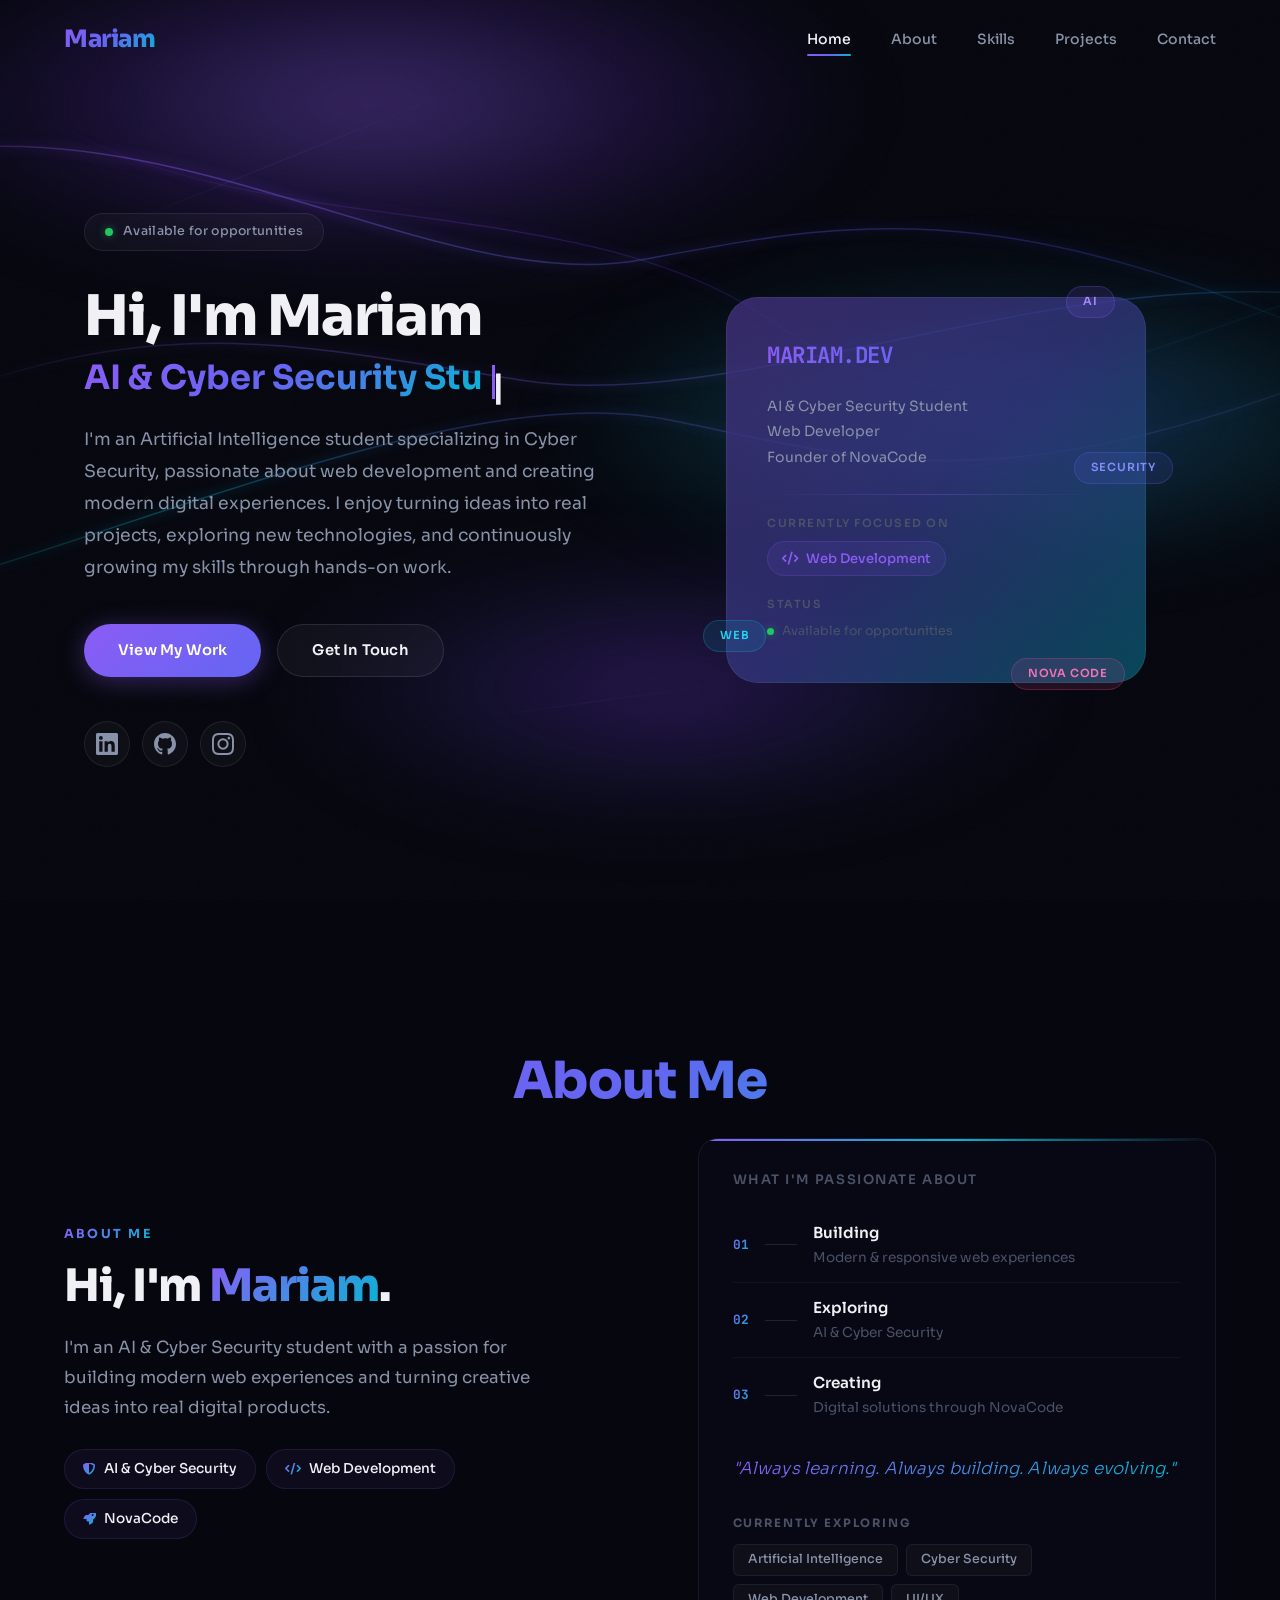
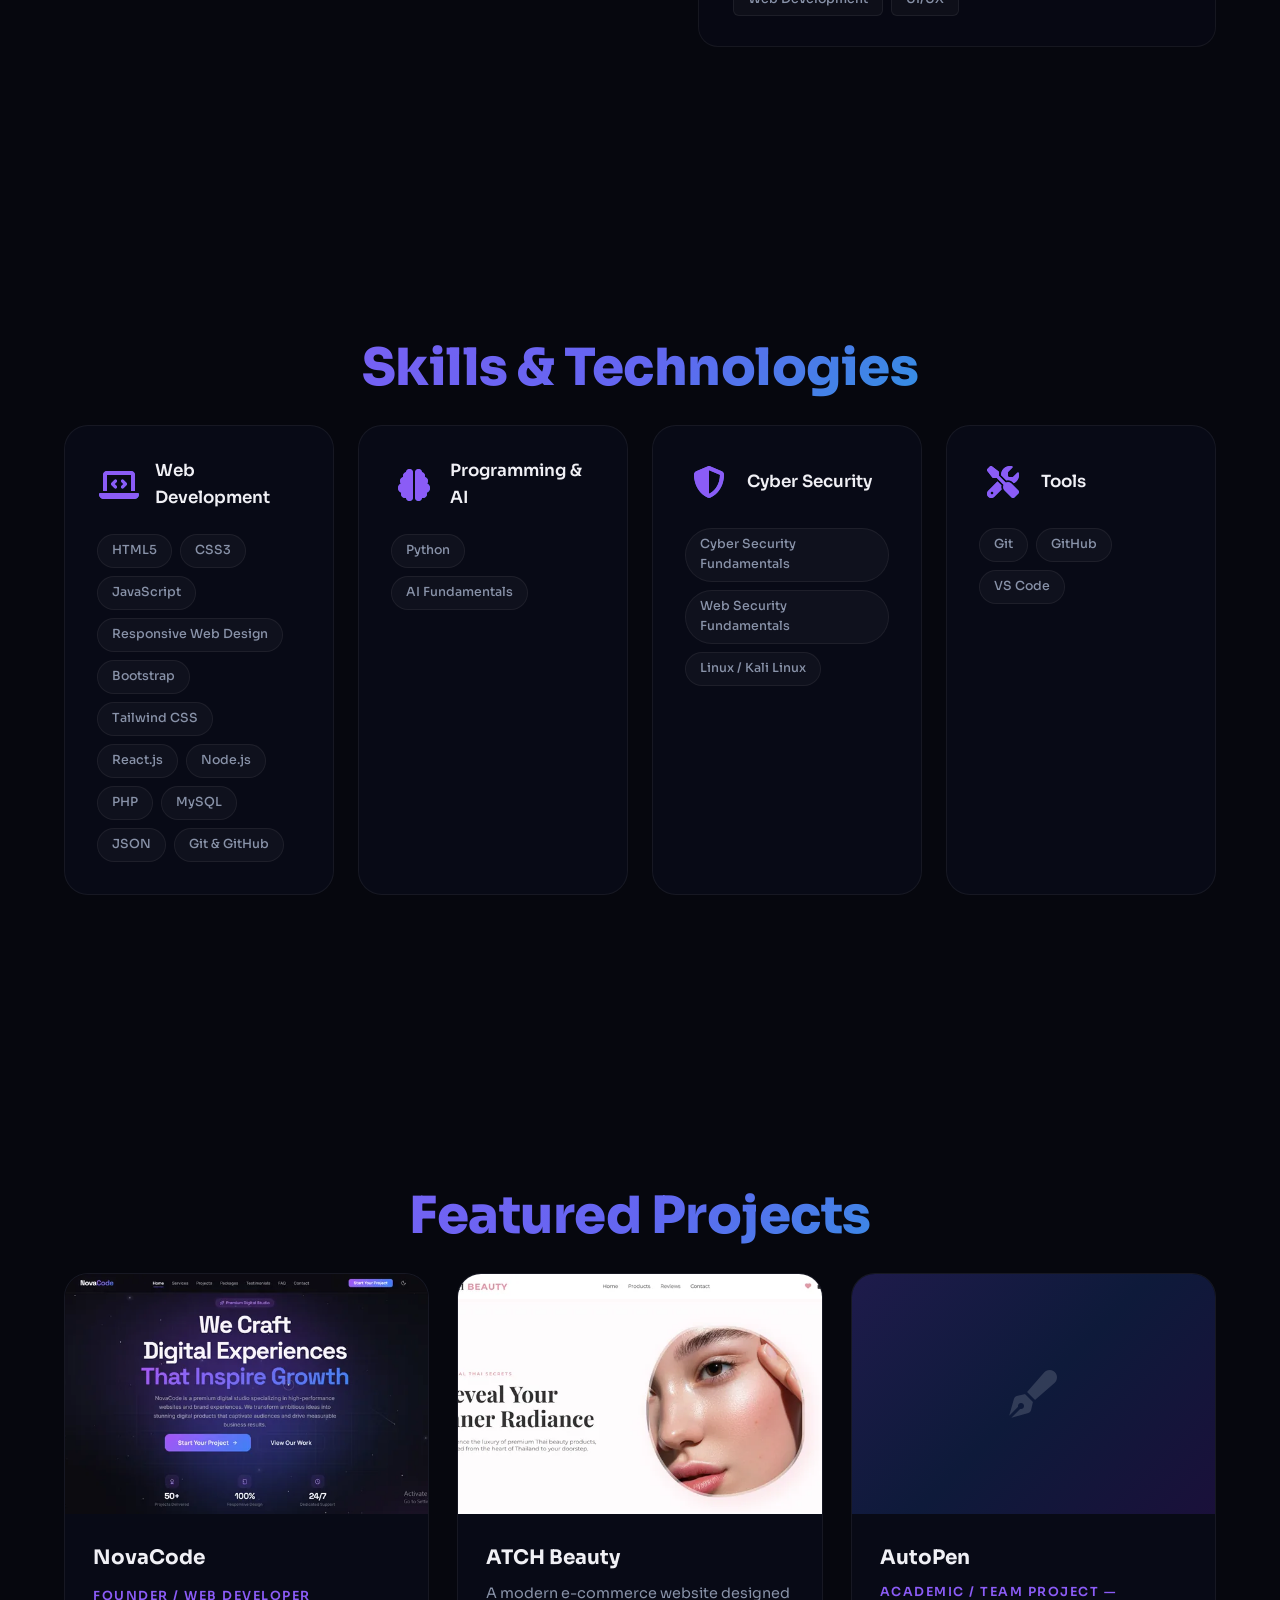
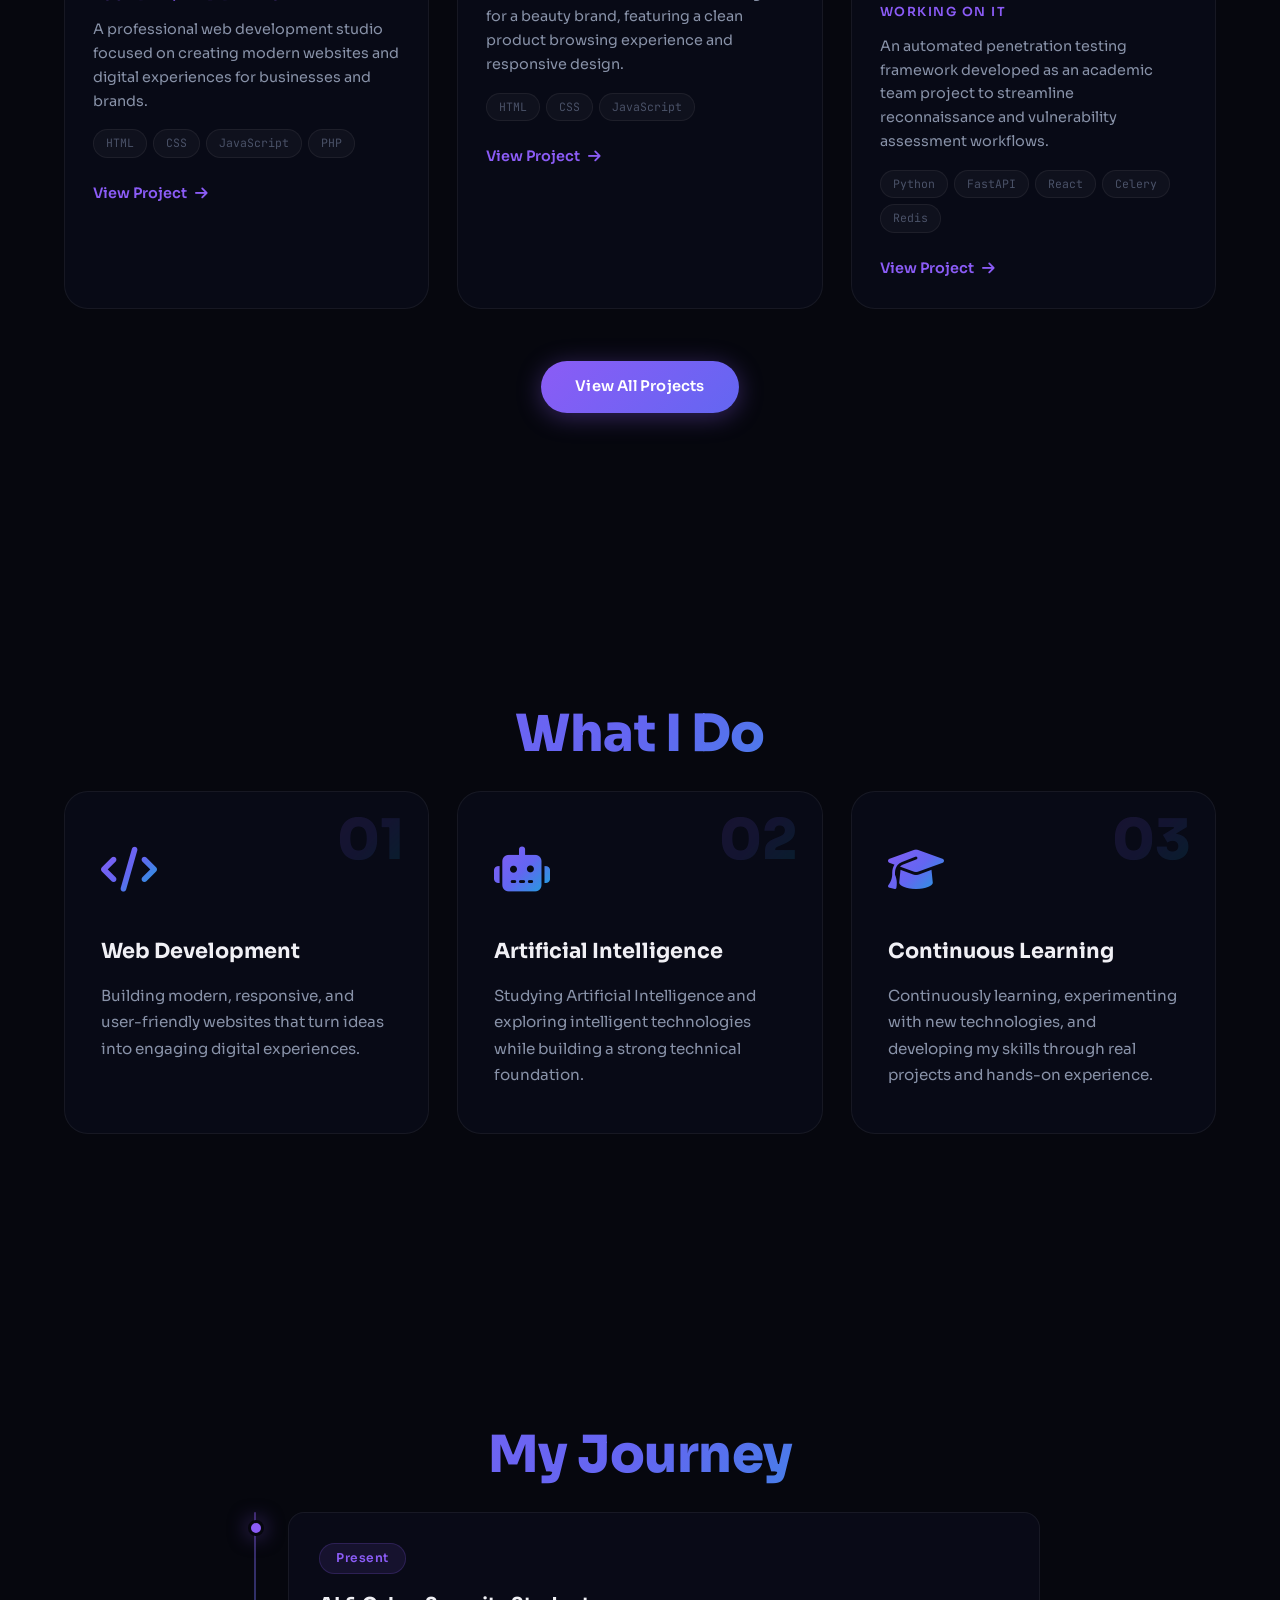
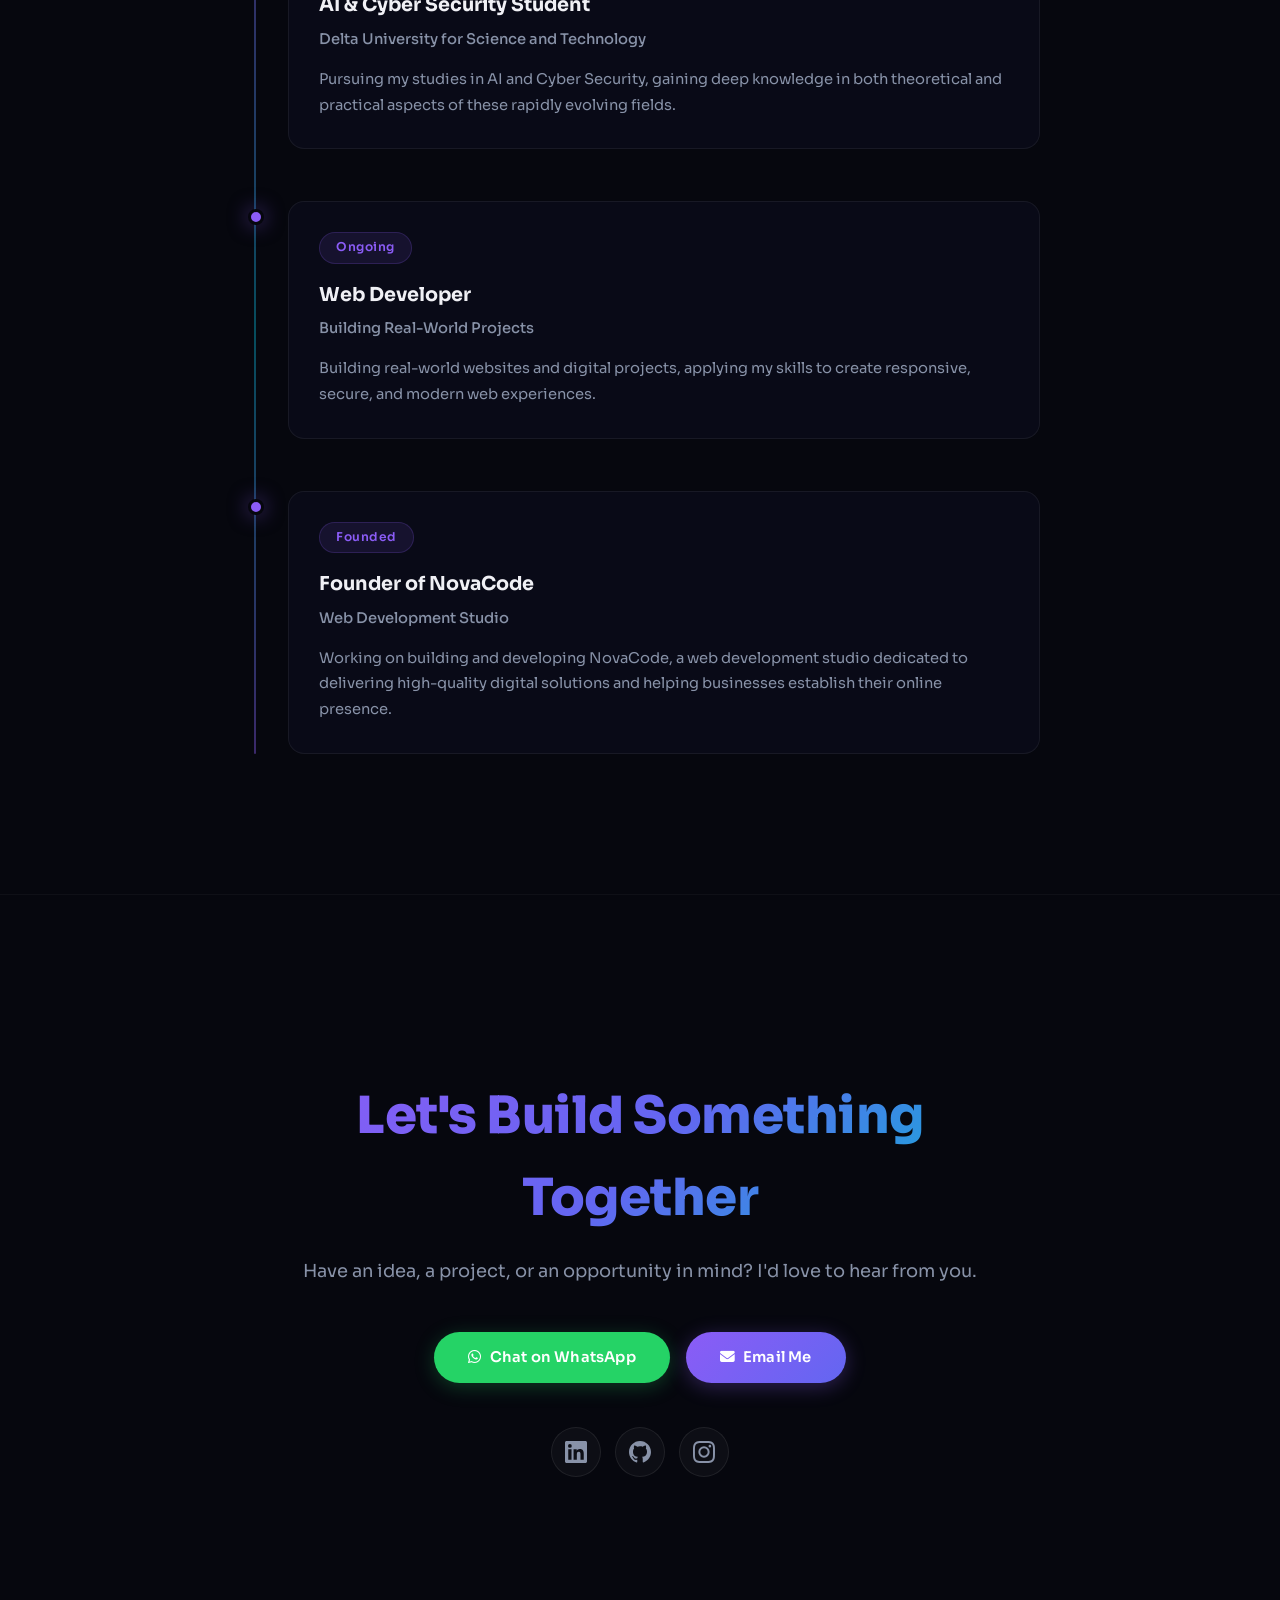
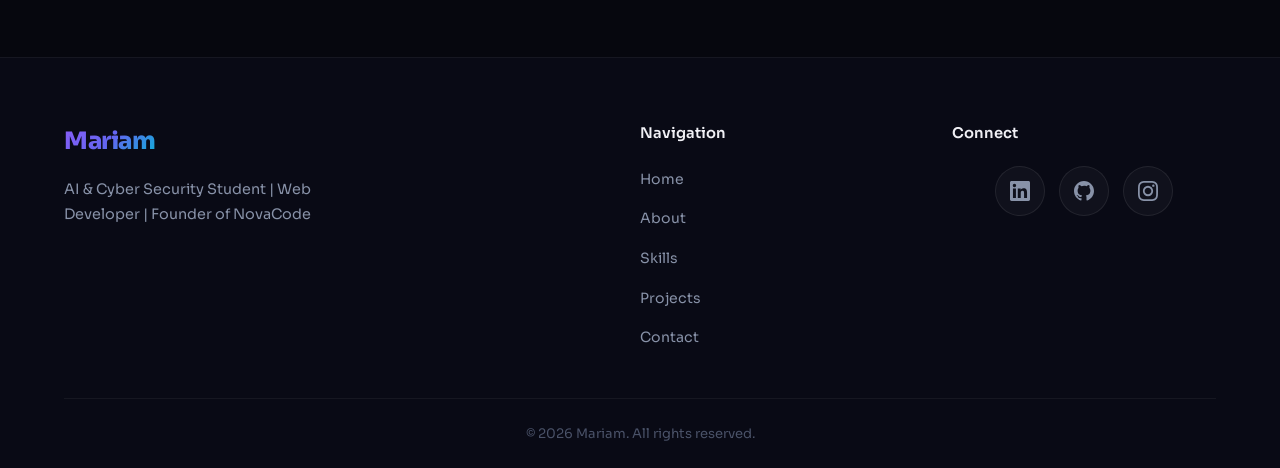
<file: index.html>
<!DOCTYPE html>
<html lang="en">
<head>
    <meta charset="UTF-8">
    <meta name="viewport" content="width=device-width, initial-scale=1.0">
    <meta name="description" content="Mariam - AI & Cyber Security Student, Web Developer, and Founder of NovaCode. Explore my portfolio and projects.">
    <meta name="keywords" content="Mariam, portfolio, web developer, AI, cyber security, NovaCode">
    <meta name="author" content="Mariam">
    <title>Mariam | AI & Cyber Security Student | Web Developer</title>
    <link rel="stylesheet" href="https://cdnjs.cloudflare.com/ajax/libs/font-awesome/6.5.1/css/all.min.css">
    <link rel="stylesheet" href="css/style.css">
</head>
<body>

    <!-- NAVBAR -->
    <nav class="navbar" id="navbar">
        <div class="container">
            <a href="#hero" class="nav-logo">Mariam</a>
            <ul class="nav-links">
                <li><a href="#hero">Home</a></li>
                <li><a href="#about">About</a></li>
                <li><a href="#skills">Skills</a></li>
                <li><a href="projects.html">Projects</a></li>
                <li><a href="https://wa.me/201069962212?text=Hi%20Mariam!%20I%20visited%20your%20portfolio%20and%20I%27d%20like%20to%20get%20in%20touch%20with%20you." target="_blank">Contact</a></li>
            </ul>
            <button class="hamburger" aria-label="Toggle navigation">
                <span></span>
                <span></span>
                <span></span>
            </button>
        </div>
        <div class="mobile-menu">
            <ul class="mobile-nav-links">
                <li><a href="#hero">Home</a></li>
                <li><a href="#about">About</a></li>
                <li><a href="#skills">Skills</a></li>
                <li><a href="projects.html">Projects</a></li>
                <li><a href="https://wa.me/201069962212?text=Hi%20Mariam!%20I%20visited%20your%20portfolio%20and%20I%27d%20like%20to%20get%20in%20touch%20with%20you." target="_blank">Contact</a></li>
            </ul>
        </div>
    </nav>

    <!-- AURORA BACKGROUND -->
    <div class="aurora-bg">
        <div class="aurora-field af-1"></div>
        <div class="aurora-field af-2"></div>
        <div class="aurora-field af-3"></div>
        <svg class="aurora-waves" viewBox="0 0 1440 900" preserveAspectRatio="xMidYMid slice" xmlns="http://www.w3.org/2000/svg">
            <defs>
                <linearGradient id="wg1" x1="0%" y1="0%" x2="100%" y2="10%">
                    <stop offset="0%" stop-color="rgba(139,92,246,0)"/>
                    <stop offset="20%" stop-color="rgba(139,92,246,0.5)"/>
                    <stop offset="50%" stop-color="rgba(99,102,241,0.4)"/>
                    <stop offset="80%" stop-color="rgba(79,70,229,0.35)"/>
                    <stop offset="100%" stop-color="rgba(6,182,212,0)"/>
                </linearGradient>
                <linearGradient id="wg2" x1="100%" y1="0%" x2="0%" y2="15%">
                    <stop offset="0%" stop-color="rgba(6,182,212,0)"/>
                    <stop offset="25%" stop-color="rgba(59,130,246,0.4)"/>
                    <stop offset="50%" stop-color="rgba(99,102,241,0.35)"/>
                    <stop offset="75%" stop-color="rgba(139,92,246,0.3)"/>
                    <stop offset="100%" stop-color="rgba(139,92,246,0)"/>
                </linearGradient>
                <linearGradient id="wg3" x1="0%" y1="100%" x2="100%" y2="0%">
                    <stop offset="0%" stop-color="rgba(6,182,212,0)"/>
                    <stop offset="30%" stop-color="rgba(6,182,212,0.4)"/>
                    <stop offset="60%" stop-color="rgba(99,102,241,0.3)"/>
                    <stop offset="100%" stop-color="rgba(139,92,246,0)"/>
                </linearGradient>
                <linearGradient id="wg4" x1="10%" y1="0%" x2="90%" y2="100%">
                    <stop offset="0%" stop-color="rgba(124,58,237,0)"/>
                    <stop offset="40%" stop-color="rgba(124,58,237,0.3)"/>
                    <stop offset="70%" stop-color="rgba(79,70,229,0.2)"/>
                    <stop offset="100%" stop-color="rgba(6,182,212,0)"/>
                </linearGradient>
                <filter id="waveBlur" x="-20%" y="-20%" width="140%" height="140%">
                    <feGaussianBlur in="SourceGraphic" stdDeviation="6"/>
                </filter>
            </defs>
            <!-- Wave 1: purple → blue, flowing top-left to bottom-right -->
            <g class="wg-1">
                <path class="wave-glow" d="M -100 180 C 200 60, 500 300, 720 260 S 1100 180, 1540 400" stroke="url(#wg1)" stroke-width="6" fill="none" filter="url(#waveBlur)"/>
                <path class="wave-line" d="M -100 180 C 200 60, 500 300, 720 260 S 1100 180, 1540 400" stroke="url(#wg1)" stroke-width="1.5" fill="none" stroke-linecap="round"/>
            </g>
            <!-- Wave 2: blue → purple, flowing right to left -->
            <g class="wg-2">
                <path class="wave-glow" d="M 1540 320 C 1200 220, 850 420, 600 380 S 200 300, -100 450" stroke="url(#wg2)" stroke-width="6" fill="none" filter="url(#waveBlur)"/>
                <path class="wave-line" d="M 1540 320 C 1200 220, 850 420, 600 380 S 200 300, -100 450" stroke="url(#wg2)" stroke-width="1.5" fill="none" stroke-linecap="round"/>
            </g>
            <!-- Wave 3: cyan → purple, flowing bottom-left to top-right -->
            <g class="wg-3">
                <path class="wave-glow" d="M -100 620 C 250 520, 550 380, 750 420 S 1100 520, 1540 320" stroke="url(#wg3)" stroke-width="6" fill="none" filter="url(#waveBlur)"/>
                <path class="wave-line" d="M -100 620 C 250 520, 550 380, 750 420 S 1100 520, 1540 320" stroke="url(#wg3)" stroke-width="1.5" fill="none" stroke-linecap="round"/>
            </g>
            <!-- Wave 4: violet, subtle, through center -->
            <g class="wg-4">
                <path class="wave-glow" d="M 100 100 C 300 250, 650 180, 850 320 S 1200 350, 1440 280" stroke="url(#wg4)" stroke-width="5" fill="none" filter="url(#waveBlur)"/>
                <path class="wave-line" d="M 100 100 C 300 250, 650 180, 850 320 S 1200 350, 1440 280" stroke="url(#wg4)" stroke-width="1.2" fill="none" stroke-linecap="round"/>
            </g>
        </svg>
        <div class="light-streak ls-1"></div>
        <div class="light-streak ls-2"></div>
        <div class="light-streak ls-3"></div>
    </div>
    <div class="noise-overlay"></div>

    <!-- HERO SECTION -->
    <section class="hero" id="hero">
        <div class="container">
            <div class="hero-grid">
                <div class="hero-content" data-animate="fade-up">
                    <div class="status-badge">
                        <span class="status-dot"></span>
                        Available for opportunities
                    </div>
                    <h1 class="hero-greeting">Hi, I'm Mariam</h1>
                    <div class="hero-title">
                        <span class="typed-text"></span>
                        <span class="typed-cursor">|</span>
                    </div>
                    <p class="hero-description">
                        I'm an Artificial Intelligence student specializing in Cyber Security, passionate about web development and creating modern digital experiences. I enjoy turning ideas into real projects, exploring new technologies, and continuously growing my skills through hands-on work.
                    </p>
                    <div class="hero-buttons">
                        <a href="projects.html" class="btn btn-primary">View My Work</a>
                        <a href="https://wa.me/201069962212?text=Hi%20Mariam!%20I%20visited%20your%20portfolio%20and%20I%27d%20like%20to%20get%20in%20touch%20with%20you." class="btn btn-secondary" target="_blank">Get In Touch</a>
                    </div>
                    <div class="hero-social">
                        <a href="https://www.linkedin.com/in/mriam-aboelfetouh-8737a832b?utm_source=share_via&utm_content=profile&utm_medium=member_ios" target="_blank" aria-label="LinkedIn">
                            <svg xmlns="http://www.w3.org/2000/svg" width="22" height="22" viewBox="0 0 24 24" fill="currentColor">
                                <path d="M20.447 20.452h-3.554v-5.569c0-1.328-.027-3.037-1.852-3.037-1.853 0-2.136 1.445-2.136 2.939v5.667H9.351V9h3.414v1.561h.046c.477-.9 1.637-1.85 3.37-1.85 3.601 0 4.267 2.37 4.267 5.455v6.286zM5.337 7.433a2.062 2.062 0 01-2.063-2.065 2.064 2.064 0 112.063 2.065zm1.782 13.019H3.555V9h3.564v11.452zM22.225 0H1.771C.792 0 0 .774 0 1.729v20.542C0 23.227.792 24 1.771 24h20.451C23.2 24 24 23.227 24 22.271V1.729C24 .774 23.2 0 22.222 0h.003z"/>
                            </svg>
                        </a>
                        <a href="https://github.com/mariamapoelfetouh48-eng" target="_blank" aria-label="GitHub">
                            <svg xmlns="http://www.w3.org/2000/svg" width="22" height="22" viewBox="0 0 24 24" fill="currentColor">
                                <path d="M12 0C5.374 0 0 5.373 0 12c0 5.302 3.438 9.8 8.207 11.387.599.111.793-.261.793-.577v-2.234c-3.338.726-4.033-1.416-4.033-1.416-.546-1.387-1.333-1.756-1.333-1.756-1.089-.745.083-.729.083-.729 1.205.084 1.839 1.237 1.839 1.237 1.07 1.834 2.807 1.304 3.492.997.107-.775.418-1.305.762-1.604-2.665-.305-5.467-1.334-5.467-5.931 0-1.311.469-2.381 1.236-3.221-.124-.303-.535-1.524.117-3.176 0 0 1.008-.322 3.301 1.23A11.509 11.509 0 0112 5.803c1.02.005 2.047.138 3.006.404 2.291-1.552 3.297-1.23 3.297-1.23.653 1.653.242 2.874.118 3.176.77.84 1.235 1.911 1.235 3.221 0 4.609-2.807 5.624-5.479 5.921.43.372.823 1.102.823 2.222v3.293c0 .319.192.694.801.576C20.566 21.797 24 17.3 24 12c0-6.627-5.373-12-12-12z"/>
                            </svg>
                        </a>
                        <a href="https://www.instagram.com/mariamaboelfetouh_?igsh=c3c0OXE0N2xncTM0&utm_source=qr" target="_blank" aria-label="Instagram">
                            <svg xmlns="http://www.w3.org/2000/svg" width="22" height="22" viewBox="0 0 24 24" fill="currentColor">
                                <path d="M12 0C8.74 0 8.333.015 7.053.072 5.775.132 4.905.333 4.14.63c-.789.306-1.459.717-2.126 1.384S.935 3.35.63 4.14C.333 4.905.131 5.775.072 7.053.012 8.333 0 8.74 0 12s.015 3.667.072 4.947c.06 1.277.261 2.148.558 2.913.306.788.717 1.459 1.384 2.126.667.666 1.336 1.079 2.126 1.384.766.296 1.636.499 2.913.558C8.333 23.988 8.74 24 12 24s3.667-.015 4.947-.072c1.277-.06 2.148-.262 2.913-.558.788-.306 1.459-.718 2.126-1.384.666-.667 1.079-1.335 1.384-2.126.296-.765.499-1.636.558-2.913.06-1.28.072-1.687.072-4.947s-.015-3.667-.072-4.947c-.06-1.277-.262-2.149-.558-2.913-.306-.789-.718-1.459-1.384-2.126C21.319 1.347 20.651.935 19.86.63c-.765-.297-1.636-.499-2.913-.558C15.667.012 15.26 0 12 0zm0 2.16c3.203 0 3.585.016 4.85.071 1.17.055 1.805.249 2.227.415.562.217.96.477 1.382.896.419.42.679.819.896 1.381.164.422.36 1.057.413 2.227.057 1.266.07 1.646.07 4.85s-.015 3.585-.074 4.85c-.061 1.17-.256 1.805-.421 2.227-.224.562-.479.96-.899 1.382-.419.419-.824.679-1.38.896-.42.164-1.065.36-2.235.413-1.274.057-1.649.07-4.859.07-3.211 0-3.586-.015-4.859-.074-1.171-.061-1.816-.256-2.236-.421-.569-.224-.96-.479-1.379-.899-.421-.419-.69-.824-.9-1.38-.165-.42-.359-1.065-.42-2.235-.045-1.26-.061-1.649-.061-4.844 0-3.196.016-3.586.061-4.861.061-1.17.255-1.814.42-2.234.21-.57.479-.96.9-1.381.419-.419.81-.689 1.379-.898.42-.166 1.051-.361 2.221-.421 1.275-.045 1.65-.06 4.859-.06l.045.03zm0 3.678a6.162 6.162 0 100 12.324 6.162 6.162 0 100-12.324zM12 16c-2.21 0-4-1.79-4-4s1.79-4 4-4 4 1.79 4 4-1.79 4-4 4zm7.846-10.405a1.441 1.441 0 11-2.882 0 1.441 1.441 0 012.882 0z"/>
                            </svg>
                        </a>
                    </div>
                </div>
                <div class="hero-visual" data-animate="fade-up">
                    <div class="identity-card">
                        <div class="identity-card-name">MARIAM.DEV</div>
                        <div class="identity-card-role">
                            AI & Cyber Security Student<br>
                            Web Developer<br>
                            Founder of NovaCode
                        </div>
                        <div class="identity-card-divider"></div>
                        <div class="identity-card-label">Currently Focused On</div>
                        <div class="identity-card-focus">
                            <i class="fas fa-code"></i> Web Development
                        </div>
                        <div class="identity-card-label">Status</div>
                        <div class="identity-card-status">
                            <span class="status-dot"></span>
                            Available for opportunities
                        </div>
                        <div class="floating-pills">
                            <span class="pill pill-ai">AI</span>
                            <span class="pill pill-web">WEB</span>
                            <span class="pill pill-security">SECURITY</span>
                            <span class="pill pill-nova">NOVA CODE</span>
                        </div>
                    </div>
                </div>
            </div>
        </div>
    </section>

    <!-- ABOUT SECTION -->
    <section class="about section" id="about">
        <div class="container">
            <h2 class="section-title" data-animate="fade-up">About Me</h2>
            <div class="about-grid">

                <!-- LEFT — Personal Introduction -->
                <div class="about-editorial">
                    <span class="about-label" data-animate="fade-up">About Me</span>

                    <h2 class="about-headline" data-animate="fade-up">
                        Hi, I'm <span class="gradient-name">Mariam</span>.
                    </h2>

                    <p class="about-intro" data-animate="fade-up">
                        I'm an AI &amp; Cyber Security student with a passion for building modern web experiences and turning creative ideas into real digital products.
                    </p>

                    <div class="about-tags" data-animate="fade-up">
                        <span class="about-tag stagger-child">
                            <i class="fas fa-shield-alt"></i> AI &amp; Cyber Security
                        </span>
                        <span class="about-tag stagger-child">
                            <i class="fas fa-code"></i> Web Development
                        </span>
                        <span class="about-tag stagger-child">
                            <i class="fas fa-rocket"></i> NovaCode
                        </span>
                    </div>
                </div>

                <!-- RIGHT — Passion & Focus -->
                <div class="about-aside" data-animate="fade-up">
                    <div class="about-passion">
                        <h4 class="about-passion-title">What I'm passionate about</h4>
                        <div class="passion-row stagger-child">
                            <span class="passion-num">01</span>
                            <div class="passion-divider"></div>
                            <div class="passion-content">
                                <span class="passion-label">Building</span>
                                <span class="passion-desc">Modern &amp; responsive web experiences</span>
                            </div>
                        </div>
                        <div class="passion-row stagger-child">
                            <span class="passion-num">02</span>
                            <div class="passion-divider"></div>
                            <div class="passion-content">
                                <span class="passion-label">Exploring</span>
                                <span class="passion-desc">AI &amp; Cyber Security</span>
                            </div>
                        </div>
                        <div class="passion-row stagger-child">
                            <span class="passion-num">03</span>
                            <div class="passion-divider"></div>
                            <div class="passion-content">
                                <span class="passion-label">Creating</span>
                                <span class="passion-desc">Digital solutions through NovaCode</span>
                            </div>
                        </div>
                    </div>

                    <p class="about-sig">
                        "Always learning. Always building. Always evolving."
                    </p>

                    <div class="about-exploring">
                        <span class="exploring-label">Currently Exploring</span>
                        <div class="exploring-tags">
                            <span class="exp-tag">Artificial Intelligence</span>
                            <span class="exp-tag">Cyber Security</span>
                            <span class="exp-tag">Web Development</span>
                            <span class="exp-tag">UI/UX</span>
                        </div>
                    </div>
                </div>

            </div>
        </div>
    </section>

    <!-- SKILLS SECTION -->
    <section class="skills section" id="skills">
        <div class="container">
            <h2 class="section-title" data-animate="fade-up">Skills &amp; Technologies</h2>
            <div class="skills-grid">
                <div class="skill-card" data-animate="fade-up">
                    <div class="skill-card-header">
                        <i class="fas fa-laptop-code skill-card-icon"></i>
                        <h3 class="skill-card-title">Web Development</h3>
                    </div>
                    <div class="skill-tags">
                        <span class="skill-tag">HTML5</span>
                        <span class="skill-tag">CSS3</span>
                        <span class="skill-tag">JavaScript</span>
                        <span class="skill-tag">Responsive Web Design</span>
                        <span class="skill-tag">Bootstrap</span>
                        <span class="skill-tag">Tailwind CSS</span>
                        <span class="skill-tag">React.js</span>
                        <span class="skill-tag">Node.js</span>
                        <span class="skill-tag">PHP</span>
                        <span class="skill-tag">MySQL</span>
                        <span class="skill-tag">JSON</span>
                        <span class="skill-tag">Git &amp; GitHub</span>
                    </div>
                </div>
                <div class="skill-card" data-animate="fade-up">
                    <div class="skill-card-header">
                        <i class="fas fa-brain skill-card-icon"></i>
                        <h3 class="skill-card-title">Programming &amp; AI</h3>
                    </div>
                    <div class="skill-tags">
                        <span class="skill-tag">Python</span>
                        <span class="skill-tag">AI Fundamentals</span>
                    </div>
                </div>
                <div class="skill-card" data-animate="fade-up">
                    <div class="skill-card-header">
                        <i class="fas fa-shield-alt skill-card-icon"></i>
                        <h3 class="skill-card-title">Cyber Security</h3>
                    </div>
                    <div class="skill-tags">
                        <span class="skill-tag">Cyber Security Fundamentals</span>
                        <span class="skill-tag">Web Security Fundamentals</span>
                        <span class="skill-tag">Linux / Kali Linux</span>
                    </div>
                </div>
                <div class="skill-card" data-animate="fade-up">
                    <div class="skill-card-header">
                        <i class="fas fa-tools skill-card-icon"></i>
                        <h3 class="skill-card-title">Tools</h3>
                    </div>
                    <div class="skill-tags">
                        <span class="skill-tag">Git</span>
                        <span class="skill-tag">GitHub</span>
                        <span class="skill-tag">VS Code</span>
                    </div>
                </div>
            </div>
        </div>
    </section>

    <!-- FEATURED PROJECTS SECTION -->
    <section class="projects section" id="projects">
        <div class="container">
            <h2 class="section-title" data-animate="fade-up">Featured Projects</h2>
            <div class="projects-grid">
                <div class="project-card" data-animate="fade-up">
                    <div class="project-image">
                        <img src="assets/images/novacode.webp" alt="NovaCode" style="width:100%;height:100%;object-fit:cover;" loading="lazy">
                        <div class="project-overlay">
                            <span class="project-category">Web Development Studio</span>
                        </div>
                    </div>
                    <div class="project-info">
                        <h3>NovaCode</h3>
                        <p class="project-category">Founder / Web Developer</p>
                        <p>A professional web development studio focused on creating modern websites and digital experiences for businesses and brands.</p>
                        <div class="project-tech">
                            <span>HTML</span>
                            <span>CSS</span>
                            <span>JavaScript</span>
                            <span>PHP</span>
                        </div>
                        <a href="https://novacode.ifree.page/?i=1" class="project-link" target="_blank">View Project <i class="fas fa-arrow-right"></i></a>
                    </div>
                </div>
                <div class="project-card" data-animate="fade-up">
                    <div class="project-image">
                        <img src="assets/images/atch-beauty.webp" alt="ATCH Beauty" style="width:100%;height:100%;object-fit:cover;" loading="lazy">
                        <div class="project-overlay">
                            <span class="project-category">E-Commerce Website</span>
                        </div>
                    </div>
                    <div class="project-info">
                        <h3>ATCH Beauty</h3>
                        <p>A modern e-commerce website designed for a beauty brand, featuring a clean product browsing experience and responsive design.</p>
                        <div class="project-tech">
                            <span>HTML</span>
                            <span>CSS</span>
                            <span>JavaScript</span>
                        </div>
                        <a href="https://mart90.rf.gd/index.html" class="project-link" target="_blank">View Project <i class="fas fa-arrow-right"></i></a>
                    </div>
                </div>
                <div class="project-card" data-animate="fade-up">
                    <div class="project-image">
                        <div class="project-image-bg gradient-4">
                            <i class="fas fa-pen-fancy"></i>
                        </div>
                        <div class="project-overlay">
                            <span class="project-category">Academic / Team Project</span>
                        </div>
                    </div>
                    <div class="project-info">
                        <h3>AutoPen</h3>
                        <p class="project-category">Academic / Team Project — Working on it</p>
                        <p>An automated penetration testing framework developed as an academic team project to streamline reconnaissance and vulnerability assessment workflows.</p>
                        <div class="project-tech">
                            <span>Python</span>
                            <span>FastAPI</span>
                            <span>React</span>
                            <span>Celery</span>
                            <span>Redis</span>
                        </div>
                        <a href="[YOUR_AUTOPEN_URL]" class="project-link" target="_blank">View Project <i class="fas fa-arrow-right"></i></a>
                    </div>
                </div>
            </div>
            <div class="projects-cta" data-animate="fade-up">
                <a href="projects.html" class="btn btn-primary">View All Projects</a>
            </div>
        </div>
    </section>

    <!-- WHAT I DO SECTION -->
    <section class="what-i-do section" id="what-i-do">
        <div class="container">
            <h2 class="section-title" data-animate="fade-up">What I Do</h2>
            <div class="services-grid">
                <div class="service-card" data-animate="fade-up">
                    <span class="service-number">01</span>
                    <div class="service-icon"><i class="fas fa-code"></i></div>
                    <h3>Web Development</h3>
                    <p>Building modern, responsive, and user-friendly websites that turn ideas into engaging digital experiences.</p>
                </div>
                <div class="service-card" data-animate="fade-up">
                    <span class="service-number">02</span>
                    <div class="service-icon"><i class="fas fa-robot"></i></div>
                    <h3>Artificial Intelligence</h3>
                    <p>Studying Artificial Intelligence and exploring intelligent technologies while building a strong technical foundation.</p>
                </div>
                <div class="service-card" data-animate="fade-up">
                    <span class="service-number">03</span>
                    <div class="service-icon"><i class="fas fa-graduation-cap"></i></div>
                    <h3>Continuous Learning</h3>
                    <p>Continuously learning, experimenting with new technologies, and developing my skills through real projects and hands-on experience.</p>
                </div>
            </div>
        </div>
    </section>

    <!-- MY JOURNEY SECTION -->
    <section class="journey section" id="journey">
        <div class="container">
            <h2 class="section-title" data-animate="fade-up">My Journey</h2>
            <div class="journey-timeline">
                <div class="journey-item" data-animate="fade-up">
                    <div class="journey-dot"></div>
                    <div class="journey-card">
                        <span class="journey-year">Present</span>
                        <h3>AI &amp; Cyber Security Student</h3>
                        <p class="institution">Delta University for Science and Technology</p>
                        <p>Pursuing my studies in AI and Cyber Security, gaining deep knowledge in both theoretical and practical aspects of these rapidly evolving fields.</p>
                    </div>
                </div>
                <div class="journey-item" data-animate="fade-up">
                    <div class="journey-dot"></div>
                    <div class="journey-card">
                        <span class="journey-year">Ongoing</span>
                        <h3>Web Developer</h3>
                        <p class="institution">Building Real-World Projects</p>
                        <p>Building real-world websites and digital projects, applying my skills to create responsive, secure, and modern web experiences.</p>
                    </div>
                </div>
                <div class="journey-item" data-animate="fade-up">
                    <div class="journey-dot"></div>
                    <div class="journey-card">
                        <span class="journey-year">Founded</span>
                        <h3>Founder of NovaCode</h3>
                        <p class="institution">Web Development Studio</p>
                        <p>Working on building and developing NovaCode, a web development studio dedicated to delivering high-quality digital solutions and helping businesses establish their online presence.</p>
                    </div>
                </div>
            </div>
        </div>
    </section>

    <!-- CONTACT / CTA SECTION -->
    <section class="contact section" id="contact">
        <div class="container">
            <div class="contact-content" data-animate="fade-up">
                <h2 class="section-title">Let's Build Something Together</h2>
                <p class="contact-description">
                    Have an idea, a project, or an opportunity in mind? I'd love to hear from you.
                </p>
                <div class="contact-buttons">
                    <a href="https://wa.me/201069962212?text=Hi%20Mariam!%20I%20visited%20your%20portfolio%20and%20I%27d%20like%20to%20get%20in%20touch%20with%20you." class="btn btn-whatsapp" target="_blank">
                        <i class="fab fa-whatsapp"></i> Chat on WhatsApp
                    </a>
                    <a href="mailto:[YOUR_EMAIL]" class="btn btn-email">
                        <i class="fas fa-envelope"></i> Email Me
                    </a>
                </div>
                <div class="contact-social">
                    <a href="https://www.linkedin.com/in/mriam-aboelfetouh-8737a832b?utm_source=share_via&utm_content=profile&utm_medium=member_ios" target="_blank" aria-label="LinkedIn">
                        <svg xmlns="http://www.w3.org/2000/svg" width="22" height="22" viewBox="0 0 24 24" fill="currentColor">
                            <path d="M20.447 20.452h-3.554v-5.569c0-1.328-.027-3.037-1.852-3.037-1.853 0-2.136 1.445-2.136 2.939v5.667H9.351V9h3.414v1.561h.046c.477-.9 1.637-1.85 3.37-1.85 3.601 0 4.267 2.37 4.267 5.455v6.286zM5.337 7.433a2.062 2.062 0 01-2.063-2.065 2.064 2.064 0 112.063 2.065zm1.782 13.019H3.555V9h3.564v11.452zM22.225 0H1.771C.792 0 0 .774 0 1.729v20.542C0 23.227.792 24 1.771 24h20.451C23.2 24 24 23.227 24 22.271V1.729C24 .774 23.2 0 22.222 0h.003z"/>
                        </svg>
                    </a>
                    <a href="https://github.com/mariamapoelfetouh48-eng" target="_blank" aria-label="GitHub">
                        <svg xmlns="http://www.w3.org/2000/svg" width="22" height="22" viewBox="0 0 24 24" fill="currentColor">
                            <path d="M12 0C5.374 0 0 5.373 0 12c0 5.302 3.438 9.8 8.207 11.387.599.111.793-.261.793-.577v-2.234c-3.338.726-4.033-1.416-4.033-1.416-.546-1.387-1.333-1.756-1.333-1.756-1.089-.745.083-.729.083-.729 1.205.084 1.839 1.237 1.839 1.237 1.07 1.834 2.807 1.304 3.492.997.107-.775.418-1.305.762-1.604-2.665-.305-5.467-1.334-5.467-5.931 0-1.311.469-2.381 1.236-3.221-.124-.303-.535-1.524.117-3.176 0 0 1.008-.322 3.301 1.23A11.509 11.509 0 0112 5.803c1.02.005 2.047.138 3.006.404 2.291-1.552 3.297-1.23 3.297-1.23.653 1.653.242 2.874.118 3.176.77.84 1.235 1.911 1.235 3.221 0 4.609-2.807 5.624-5.479 5.921.43.372.823 1.102.823 2.222v3.293c0 .319.192.694.801.576C20.566 21.797 24 17.3 24 12c0-6.627-5.373-12-12-12z"/>
                        </svg>
                    </a>
                    <a href="https://www.instagram.com/mariamaboelfetouh_?igsh=c3c0OXE0N2xncTM0&utm_source=qr" target="_blank" aria-label="Instagram">
                        <svg xmlns="http://www.w3.org/2000/svg" width="22" height="22" viewBox="0 0 24 24" fill="currentColor">
                            <path d="M12 0C8.74 0 8.333.015 7.053.072 5.775.132 4.905.333 4.14.63c-.789.306-1.459.717-2.126 1.384S.935 3.35.63 4.14C.333 4.905.131 5.775.072 7.053.012 8.333 0 8.74 0 12s.015 3.667.072 4.947c.06 1.277.261 2.148.558 2.913.306.788.717 1.459 1.384 2.126.667.666 1.336 1.079 2.126 1.384.766.296 1.636.499 2.913.558C8.333 23.988 8.74 24 12 24s3.667-.015 4.947-.072c1.277-.06 2.148-.262 2.913-.558.788-.306 1.459-.718 2.126-1.384.666-.667 1.079-1.335 1.384-2.126.296-.765.499-1.636.558-2.913.06-1.28.072-1.687.072-4.947s-.015-3.667-.072-4.947c-.06-1.277-.262-2.149-.558-2.913-.306-.789-.718-1.459-1.384-2.126C21.319 1.347 20.651.935 19.86.63c-.765-.297-1.636-.499-2.913-.558C15.667.012 15.26 0 12 0zm0 2.16c3.203 0 3.585.016 4.85.071 1.17.055 1.805.249 2.227.415.562.217.96.477 1.382.896.419.42.679.819.896 1.381.164.422.36 1.057.413 2.227.057 1.266.07 1.646.07 4.85s-.015 3.585-.074 4.85c-.061 1.17-.256 1.805-.421 2.227-.224.562-.479.96-.899 1.382-.419.419-.824.679-1.38.896-.42.164-1.065.36-2.235.413-1.274.057-1.649.07-4.859.07-3.211 0-3.586-.015-4.859-.074-1.171-.061-1.816-.256-2.236-.421-.569-.224-.96-.479-1.379-.899-.421-.419-.69-.824-.9-1.38-.165-.42-.359-1.065-.42-2.235-.045-1.26-.061-1.649-.061-4.844 0-3.196.016-3.586.061-4.861.061-1.17.255-1.814.42-2.234.21-.57.479-.96.9-1.381.419-.419.81-.689 1.379-.898.42-.166 1.051-.361 2.221-.421 1.275-.045 1.65-.06 4.859-.06l.045.03zm0 3.678a6.162 6.162 0 100 12.324 6.162 6.162 0 100-12.324zM12 16c-2.21 0-4-1.79-4-4s1.79-4 4-4 4 1.79 4 4-1.79 4-4 4zm7.846-10.405a1.441 1.441 0 11-2.882 0 1.441 1.441 0 012.882 0z"/>
                        </svg>
                    </a>
                </div>
            </div>
        </div>
    </section>

    <!-- FOOTER -->
    <footer class="footer">
        <div class="container">
            <div class="footer-grid">
                <div class="footer-brand">
                    <a href="#hero" class="nav-logo">Mariam</a>
                    <p>AI &amp; Cyber Security Student | Web Developer | Founder of NovaCode</p>
                </div>
                <div class="footer-col">
                    <h4>Navigation</h4>
                    <ul>
                        <li><a href="#hero">Home</a></li>
                        <li><a href="#about">About</a></li>
                        <li><a href="#skills">Skills</a></li>
                        <li><a href="projects.html">Projects</a></li>
                        <li><a href="#contact">Contact</a></li>
                    </ul>
                </div>
                <div class="footer-col">
                    <h4>Connect</h4>
                    <div class="contact-social">
                        <a href="https://www.linkedin.com/in/mriam-aboelfetouh-8737a832b?utm_source=share_via&utm_content=profile&utm_medium=member_ios" target="_blank" aria-label="LinkedIn">
                            <svg xmlns="http://www.w3.org/2000/svg" width="20" height="20" viewBox="0 0 24 24" fill="currentColor">
                                <path d="M20.447 20.452h-3.554v-5.569c0-1.328-.027-3.037-1.852-3.037-1.853 0-2.136 1.445-2.136 2.939v5.667H9.351V9h3.414v1.561h.046c.477-.9 1.637-1.85 3.37-1.85 3.601 0 4.267 2.37 4.267 5.455v6.286zM5.337 7.433a2.062 2.062 0 01-2.063-2.065 2.064 2.064 0 112.063 2.065zm1.782 13.019H3.555V9h3.564v11.452zM22.225 0H1.771C.792 0 0 .774 0 1.729v20.542C0 23.227.792 24 1.771 24h20.451C23.2 24 24 23.227 24 22.271V1.729C24 .774 23.2 0 22.222 0h.003z"/>
                            </svg>
                        </a>
                        <a href="https://github.com/mariamapoelfetouh48-eng" target="_blank" aria-label="GitHub">
                            <svg xmlns="http://www.w3.org/2000/svg" width="20" height="20" viewBox="0 0 24 24" fill="currentColor">
                                <path d="M12 0C5.374 0 0 5.373 0 12c0 5.302 3.438 9.8 8.207 11.387.599.111.793-.261.793-.577v-2.234c-3.338.726-4.033-1.416-4.033-1.416-.546-1.387-1.333-1.756-1.333-1.756-1.089-.745.083-.729.083-.729 1.205.084 1.839 1.237 1.839 1.237 1.07 1.834 2.807 1.304 3.492.997.107-.775.418-1.305.762-1.604-2.665-.305-5.467-1.334-5.467-5.931 0-1.311.469-2.381 1.236-3.221-.124-.303-.535-1.524.117-3.176 0 0 1.008-.322 3.301 1.23A11.509 11.509 0 0112 5.803c1.02.005 2.047.138 3.006.404 2.291-1.552 3.297-1.23 3.297-1.23.653 1.653.242 2.874.118 3.176.77.84 1.235 1.911 1.235 3.221 0 4.609-2.807 5.624-5.479 5.921.43.372.823 1.102.823 2.222v3.293c0 .319.192.694.801.576C20.566 21.797 24 17.3 24 12c0-6.627-5.373-12-12-12z"/>
                            </svg>
                        </a>
                        <a href="https://www.instagram.com/mariamaboelfetouh_?igsh=c3c0OXE0N2xncTM0&utm_source=qr" target="_blank" aria-label="Instagram">
                            <svg xmlns="http://www.w3.org/2000/svg" width="20" height="20" viewBox="0 0 24 24" fill="currentColor">
                                <path d="M12 0C8.74 0 8.333.015 7.053.072 5.775.132 4.905.333 4.14.63c-.789.306-1.459.717-2.126 1.384S.935 3.35.63 4.14C.333 4.905.131 5.775.072 7.053.012 8.333 0 8.74 0 12s.015 3.667.072 4.947c.06 1.277.261 2.148.558 2.913.306.788.717 1.459 1.384 2.126.667.666 1.336 1.079 2.126 1.384.766.296 1.636.499 2.913.558C8.333 23.988 8.74 24 12 24s3.667-.015 4.947-.072c1.277-.06 2.148-.262 2.913-.558.788-.306 1.459-.718 2.126-1.384.666-.667 1.079-1.335 1.384-2.126.296-.765.499-1.636.558-2.913.06-1.28.072-1.687.072-4.947s-.015-3.667-.072-4.947c-.06-1.277-.262-2.149-.558-2.913-.306-.789-.718-1.459-1.384-2.126C21.319 1.347 20.651.935 19.86.63c-.765-.297-1.636-.499-2.913-.558C15.667.012 15.26 0 12 0zm0 2.16c3.203 0 3.585.016 4.85.071 1.17.055 1.805.249 2.227.415.562.217.96.477 1.382.896.419.42.679.819.896 1.381.164.422.36 1.057.413 2.227.057 1.266.07 1.646.07 4.85s-.015 3.585-.074 4.85c-.061 1.17-.256 1.805-.421 2.227-.224.562-.479.96-.899 1.382-.419.419-.824.679-1.38.896-.42.164-1.065.36-2.235.413-1.274.057-1.649.07-4.859.07-3.211 0-3.586-.015-4.859-.074-1.171-.061-1.816-.256-2.236-.421-.569-.224-.96-.479-1.379-.899-.421-.419-.69-.824-.9-1.38-.165-.42-.359-1.065-.42-2.235-.045-1.26-.061-1.649-.061-4.844 0-3.196.016-3.586.061-4.861.061-1.17.255-1.814.42-2.234.21-.57.479-.96.9-1.381.419-.419.81-.689 1.379-.898.42-.166 1.051-.361 2.221-.421 1.275-.045 1.65-.06 4.859-.06l.045.03zm0 3.678a6.162 6.162 0 100 12.324 6.162 6.162 0 100-12.324zM12 16c-2.21 0-4-1.79-4-4s1.79-4 4-4 4 1.79 4 4-1.79 4-4 4zm7.846-10.405a1.441 1.441 0 11-2.882 0 1.441 1.441 0 012.882 0z"/>
                            </svg>
                        </a>
                    </div>
                </div>
            </div>
            <div class="footer-bottom">
                <p>&copy; 2026 Mariam. All rights reserved.</p>
            </div>
        </div>
    </footer>

    <button class="scroll-to-top" aria-label="Scroll to top">
        <i class="fas fa-chevron-up"></i>
    </button>

    <script src="js/script.js"></script>
</body>
</html>
</file>
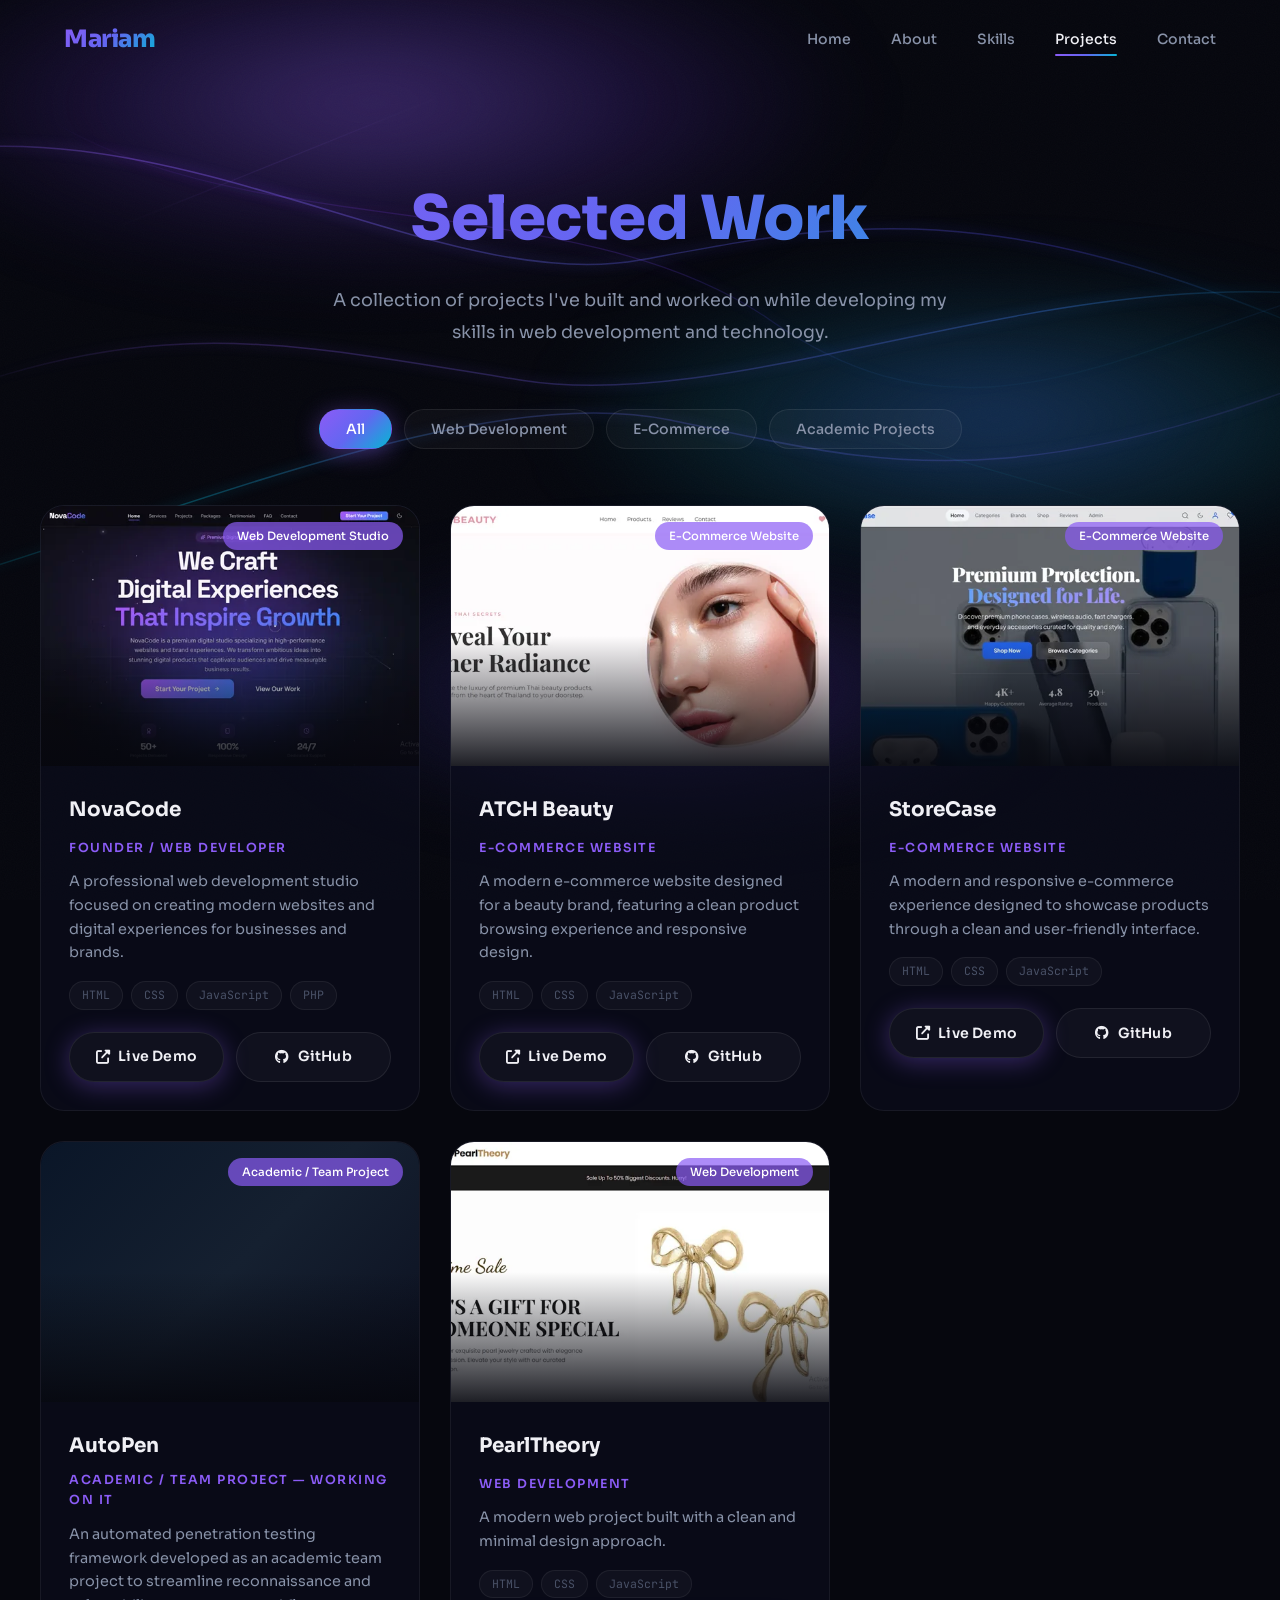
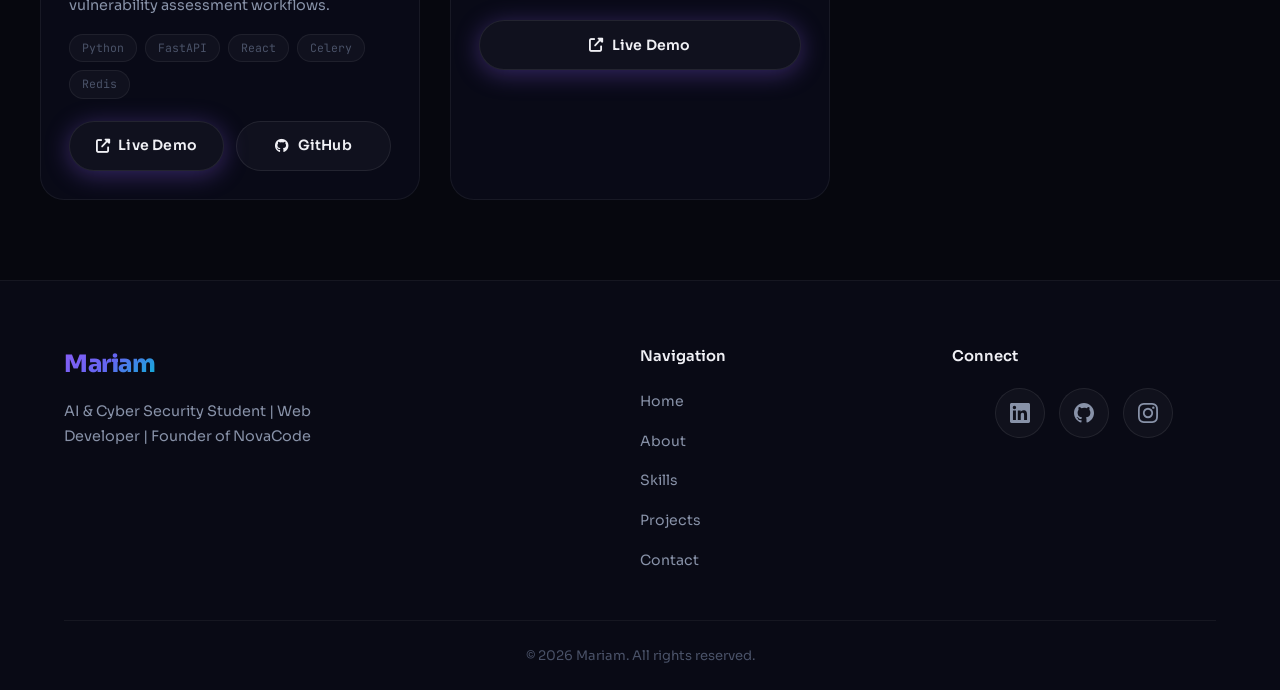
<file: projects.html>
<!DOCTYPE html>
<html lang="en">
<head>
    <meta charset="UTF-8">
    <meta name="viewport" content="width=device-width, initial-scale=1.0">
    <meta name="description" content="Selected projects by Mariam - AI & Cyber Security Student, Web Developer, and Founder of NovaCode.">
    <title>Projects | Mariam</title>
    <link rel="stylesheet" href="https://cdnjs.cloudflare.com/ajax/libs/font-awesome/6.5.1/css/all.min.css">
    <link rel="stylesheet" href="css/style.css">
    <link rel="stylesheet" href="css/projects.css">
</head>
<body>

    <!-- NAVBAR -->
    <nav class="navbar">
        <div class="container">
            <a href="index.html#hero" class="nav-logo">Mariam</a>
            <ul class="nav-links">
                <li><a href="index.html#hero">Home</a></li>
                <li><a href="index.html#about">About</a></li>
                <li><a href="index.html#skills">Skills</a></li>
                <li><a href="projects.html" class="active">Projects</a></li>
                <li><a href="https://wa.me/201069962212?text=Hi%20Mariam!%20I%20visited%20your%20portfolio%20and%20I%27d%20like%20to%20get%20in%20touch%20with%20you." target="_blank">Contact</a></li>
            </ul>
            <button class="hamburger" aria-label="Toggle navigation">
                <span></span>
                <span></span>
                <span></span>
            </button>
        </div>
        <div class="mobile-menu">
            <ul class="mobile-nav-links">
                <li><a href="index.html#hero">Home</a></li>
                <li><a href="index.html#about">About</a></li>
                <li><a href="index.html#skills">Skills</a></li>
                <li><a href="projects.html">Projects</a></li>
                <li><a href="https://wa.me/201069962212?text=Hi%20Mariam!%20I%20visited%20your%20portfolio%20and%20I%27d%20like%20to%20get%20in%20touch%20with%20you." target="_blank">Contact</a></li>
            </ul>
        </div>
    </nav>

    <!-- AURORA BACKGROUND -->
    <div class="aurora-bg">
        <div class="aurora-field af-1"></div>
        <div class="aurora-field af-2"></div>
        <div class="aurora-field af-3"></div>
        <svg class="aurora-waves" viewBox="0 0 1440 900" preserveAspectRatio="xMidYMid slice" xmlns="http://www.w3.org/2000/svg">
            <defs>
                <linearGradient id="wg1" x1="0%" y1="0%" x2="100%" y2="10%">
                    <stop offset="0%" stop-color="rgba(139,92,246,0)"/>
                    <stop offset="20%" stop-color="rgba(139,92,246,0.5)"/>
                    <stop offset="50%" stop-color="rgba(99,102,241,0.4)"/>
                    <stop offset="80%" stop-color="rgba(79,70,229,0.35)"/>
                    <stop offset="100%" stop-color="rgba(6,182,212,0)"/>
                </linearGradient>
                <linearGradient id="wg2" x1="100%" y1="0%" x2="0%" y2="15%">
                    <stop offset="0%" stop-color="rgba(6,182,212,0)"/>
                    <stop offset="25%" stop-color="rgba(59,130,246,0.4)"/>
                    <stop offset="50%" stop-color="rgba(99,102,241,0.35)"/>
                    <stop offset="75%" stop-color="rgba(139,92,246,0.3)"/>
                    <stop offset="100%" stop-color="rgba(139,92,246,0)"/>
                </linearGradient>
                <linearGradient id="wg3" x1="0%" y1="100%" x2="100%" y2="0%">
                    <stop offset="0%" stop-color="rgba(6,182,212,0)"/>
                    <stop offset="30%" stop-color="rgba(6,182,212,0.4)"/>
                    <stop offset="60%" stop-color="rgba(99,102,241,0.3)"/>
                    <stop offset="100%" stop-color="rgba(139,92,246,0)"/>
                </linearGradient>
                <linearGradient id="wg4" x1="10%" y1="0%" x2="90%" y2="100%">
                    <stop offset="0%" stop-color="rgba(124,58,237,0)"/>
                    <stop offset="40%" stop-color="rgba(124,58,237,0.3)"/>
                    <stop offset="70%" stop-color="rgba(79,70,229,0.2)"/>
                    <stop offset="100%" stop-color="rgba(6,182,212,0)"/>
                </linearGradient>
                <filter id="waveBlur" x="-20%" y="-20%" width="140%" height="140%">
                    <feGaussianBlur in="SourceGraphic" stdDeviation="6"/>
                </filter>
            </defs>
            <g class="wg-1">
                <path class="wave-glow" d="M -100 180 C 200 60, 500 300, 720 260 S 1100 180, 1540 400" stroke="url(#wg1)" stroke-width="6" fill="none" filter="url(#waveBlur)"/>
                <path class="wave-line" d="M -100 180 C 200 60, 500 300, 720 260 S 1100 180, 1540 400" stroke="url(#wg1)" stroke-width="1.5" fill="none" stroke-linecap="round"/>
            </g>
            <g class="wg-2">
                <path class="wave-glow" d="M 1540 320 C 1200 220, 850 420, 600 380 S 200 300, -100 450" stroke="url(#wg2)" stroke-width="6" fill="none" filter="url(#waveBlur)"/>
                <path class="wave-line" d="M 1540 320 C 1200 220, 850 420, 600 380 S 200 300, -100 450" stroke="url(#wg2)" stroke-width="1.5" fill="none" stroke-linecap="round"/>
            </g>
            <g class="wg-3">
                <path class="wave-glow" d="M -100 620 C 250 520, 550 380, 750 420 S 1100 520, 1540 320" stroke="url(#wg3)" stroke-width="6" fill="none" filter="url(#waveBlur)"/>
                <path class="wave-line" d="M -100 620 C 250 520, 550 380, 750 420 S 1100 520, 1540 320" stroke="url(#wg3)" stroke-width="1.5" fill="none" stroke-linecap="round"/>
            </g>
            <g class="wg-4">
                <path class="wave-glow" d="M 100 100 C 300 250, 650 180, 850 320 S 1200 350, 1440 280" stroke="url(#wg4)" stroke-width="5" fill="none" filter="url(#waveBlur)"/>
                <path class="wave-line" d="M 100 100 C 300 250, 650 180, 850 320 S 1200 350, 1440 280" stroke="url(#wg4)" stroke-width="1.2" fill="none" stroke-linecap="round"/>
            </g>
        </svg>
        <div class="light-streak ls-1"></div>
        <div class="light-streak ls-2"></div>
        <div class="light-streak ls-3"></div>
    </div>
    <div class="noise-overlay"></div>

    <main>
        <!-- PAGE HEADER -->
        <section class="page-header">
            <h1>Selected Work</h1>
            <p>A collection of projects I've built and worked on while developing my skills in web development and technology.</p>
        </section>

        <!-- FILTER BUTTONS -->
        <div class="filter-buttons">
            <button class="filter-btn active" data-filter="all">All</button>
            <button class="filter-btn" data-filter="web-development">Web Development</button>
            <button class="filter-btn" data-filter="e-commerce">E-Commerce</button>
            <button class="filter-btn" data-filter="academic">Academic Projects</button>
        </div>

        <!-- PROJECTS GRID -->
        <section class="projects-grid">

            <div class="project-card" data-category="web-development">
                <div class="project-image">
                    <img src="assets/images/novacode.webp" alt="NovaCode" style="width:100%;height:100%;object-fit:cover;" loading="lazy">
                    <div class="category-badge">Web Development Studio</div>
                </div>
                <div class="project-info">
                    <h3 class="project-title">NovaCode</h3>
                    <p class="project-category">Founder / Web Developer</p>
                    <p class="project-description">A professional web development studio focused on creating modern websites and digital experiences for businesses and brands.</p>
                    <div class="project-tech">
                        <span class="tech-badge">HTML</span>
                        <span class="tech-badge">CSS</span>
                        <span class="tech-badge">JavaScript</span>
                        <span class="tech-badge">PHP</span>
                    </div>
                    <div class="project-buttons">
                        <a href="https://novacode.ifree.page/?i=1" class="btn btn-primary" target="_blank"><i class="fas fa-external-link-alt"></i> Live Demo</a>
                        <a href="https://github.com/mariamapoelfetouh48-eng" class="btn btn-secondary" target="_blank"><i class="fab fa-github"></i> GitHub</a>
                    </div>
                </div>
            </div>

            <div class="project-card" data-category="e-commerce">
                <div class="project-image">
                    <img src="assets/images/atch-beauty.webp" alt="ATCH Beauty" style="width:100%;height:100%;object-fit:cover;" loading="lazy">
                    <div class="category-badge">E-Commerce Website</div>
                </div>
                <div class="project-info">
                    <h3 class="project-title">ATCH Beauty</h3>
                    <p class="project-category">E-Commerce Website</p>
                    <p class="project-description">A modern e-commerce website designed for a beauty brand, featuring a clean product browsing experience and responsive design.</p>
                    <div class="project-tech">
                        <span class="tech-badge">HTML</span>
                        <span class="tech-badge">CSS</span>
                        <span class="tech-badge">JavaScript</span>
                    </div>
                    <div class="project-buttons">
                        <a href="https://mart90.rf.gd/index.html" class="btn btn-primary" target="_blank"><i class="fas fa-external-link-alt"></i> Live Demo</a>
                        <a href="https://github.com/mariamapoelfetouh48-eng" class="btn btn-secondary" target="_blank"><i class="fab fa-github"></i> GitHub</a>
                    </div>
                </div>
            </div>

            <div class="project-card" data-category="e-commerce">
                <div class="project-image">
                    <img src="assets/images/storecase.webp" alt="StoreCase" style="width:100%;height:100%;object-fit:cover;" loading="lazy">
                    <div class="category-badge">E-Commerce Website</div>
                </div>
                <div class="project-info">
                    <h3 class="project-title">StoreCase</h3>
                    <p class="project-category">E-Commerce Website</p>
                    <p class="project-description">A modern and responsive e-commerce experience designed to showcase products through a clean and user-friendly interface.</p>
                    <div class="project-tech">
                        <span class="tech-badge">HTML</span>
                        <span class="tech-badge">CSS</span>
                        <span class="tech-badge">JavaScript</span>
                    </div>
                    <div class="project-buttons">
                        <a href="https://deeppink-stork-783063.hostingersite.com/" class="btn btn-primary" target="_blank"><i class="fas fa-external-link-alt"></i> Live Demo</a>
                        <a href="https://github.com/mariamapoelfetouh48-eng" class="btn btn-secondary" target="_blank"><i class="fab fa-github"></i> GitHub</a>
                    </div>
                </div>
            </div>

            <div class="project-card" data-category="academic">
                <div class="project-image">
                    <div class="category-badge">Academic / Team Project</div>
                </div>
                <div class="project-info">
                    <h3 class="project-title">AutoPen</h3>
                    <p class="project-category">Academic / Team Project — Working on it</p>
                    <p class="project-description">An automated penetration testing framework developed as an academic team project to streamline reconnaissance and vulnerability assessment workflows.</p>
                    <div class="project-tech">
                        <span class="tech-badge">Python</span>
                        <span class="tech-badge">FastAPI</span>
                        <span class="tech-badge">React</span>
                        <span class="tech-badge">Celery</span>
                        <span class="tech-badge">Redis</span>
                    </div>
                    <div class="project-buttons">
                        <a href="[YOUR_AUTOPEN_URL]" class="btn btn-primary" target="_blank"><i class="fas fa-external-link-alt"></i> Live Demo</a>
                        <a href="https://github.com/mariamapoelfetouh48-eng" class="btn btn-secondary" target="_blank"><i class="fab fa-github"></i> GitHub</a>
                    </div>
                </div>
            </div>

            <div class="project-card" data-category="web-development">
                <div class="project-image">
                    <img src="assets/images/pearltheory.webp" alt="PearlTheory" style="width:100%;height:100%;object-fit:cover;" loading="lazy">
                    <div class="category-badge">Web Development</div>
                </div>
                <div class="project-info">
                    <h3 class="project-title">PearlTheory</h3>
                    <p class="project-category">Web Development</p>
                    <p class="project-description">A modern web project built with a clean and minimal design approach.</p>
                    <div class="project-tech">
                        <span class="tech-badge">HTML</span>
                        <span class="tech-badge">CSS</span>
                        <span class="tech-badge">JavaScript</span>
                    </div>
                    <div class="project-buttons">
                        <a href="https://pearltheory.free.je/" class="btn btn-primary" target="_blank"><i class="fas fa-external-link-alt"></i> Live Demo</a>
                    </div>
                </div>
            </div>

        </section>
    </main>

    <!-- FOOTER -->
    <footer class="footer">
        <div class="container">
            <div class="footer-grid">
                <div class="footer-brand">
                    <a href="index.html#hero" class="nav-logo">Mariam</a>
                    <p>AI &amp; Cyber Security Student | Web Developer | Founder of NovaCode</p>
                </div>
                <div class="footer-col">
                    <h4>Navigation</h4>
                    <ul>
                        <li><a href="index.html#hero">Home</a></li>
                        <li><a href="index.html#about">About</a></li>
                        <li><a href="index.html#skills">Skills</a></li>
                        <li><a href="projects.html">Projects</a></li>
                        <li><a href="https://wa.me/201069962212?text=Hi%20Mariam!%20I%20visited%20your%20portfolio%20and%20I%27d%20like%20to%20get%20in%20touch%20with%20you." target="_blank">Contact</a></li>
                    </ul>
                </div>
                <div class="footer-col">
                    <h4>Connect</h4>
                    <div class="contact-social">
                        <a href="https://www.linkedin.com/in/mriam-aboelfetouh-8737a832b?utm_source=share_via&utm_content=profile&utm_medium=member_ios" target="_blank" aria-label="LinkedIn">
                            <svg xmlns="http://www.w3.org/2000/svg" width="20" height="20" viewBox="0 0 24 24" fill="currentColor">
                                <path d="M20.447 20.452h-3.554v-5.569c0-1.328-.027-3.037-1.852-3.037-1.853 0-2.136 1.445-2.136 2.939v5.667H9.351V9h3.414v1.561h.046c.477-.9 1.637-1.85 3.37-1.85 3.601 0 4.267 2.37 4.267 5.455v6.286zM5.337 7.433a2.062 2.062 0 01-2.063-2.065 2.064 2.064 0 112.063 2.065zm1.782 13.019H3.555V9h3.564v11.452zM22.225 0H1.771C.792 0 0 .774 0 1.729v20.542C0 23.227.792 24 1.771 24h20.451C23.2 24 24 23.227 24 22.271V1.729C24 .774 23.2 0 22.222 0h.003z"/>
                            </svg>
                        </a>
                        <a href="https://github.com/mariamapoelfetouh48-eng" target="_blank" aria-label="GitHub">
                            <svg xmlns="http://www.w3.org/2000/svg" width="20" height="20" viewBox="0 0 24 24" fill="currentColor">
                                <path d="M12 0C5.374 0 0 5.373 0 12c0 5.302 3.438 9.8 8.207 11.387.599.111.793-.261.793-.577v-2.234c-3.338.726-4.033-1.416-4.033-1.416-.546-1.387-1.333-1.756-1.333-1.756-1.089-.745.083-.729.083-.729 1.205.084 1.839 1.237 1.839 1.237 1.07 1.834 2.807 1.304 3.492.997.107-.775.418-1.305.762-1.604-2.665-.305-5.467-1.334-5.467-5.931 0-1.311.469-2.381 1.236-3.221-.124-.303-.535-1.524.117-3.176 0 0 1.008-.322 3.301 1.23A11.509 11.509 0 0112 5.803c1.02.005 2.047.138 3.006.404 2.291-1.552 3.297-1.23 3.297-1.23.653 1.653.242 2.874.118 3.176.77.84 1.235 1.911 1.235 3.221 0 4.609-2.807 5.624-5.479 5.921.43.372.823 1.102.823 2.222v3.293c0 .319.192.694.801.576C20.566 21.797 24 17.3 24 12c0-6.627-5.373-12-12-12z"/>
                            </svg>
                        </a>
                        <a href="https://www.instagram.com/mariamaboelfetouh_?igsh=c3c0OXE0N2xncTM0&utm_source=qr" target="_blank" aria-label="Instagram">
                            <svg xmlns="http://www.w3.org/2000/svg" width="20" height="20" viewBox="0 0 24 24" fill="currentColor">
                                <path d="M12 0C8.74 0 8.333.015 7.053.072 5.775.132 4.905.333 4.14.63c-.789.306-1.459.717-2.126 1.384S.935 3.35.63 4.14C.333 4.905.131 5.775.072 7.053.012 8.333 0 8.74 0 12s.015 3.667.072 4.947c.06 1.277.261 2.148.558 2.913.306.788.717 1.459 1.384 2.126.667.666 1.336 1.079 2.126 1.384.766.296 1.636.499 2.913.558C8.333 23.988 8.74 24 12 24s3.667-.015 4.947-.072c1.277-.06 2.148-.262 2.913-.558.788-.306 1.459-.718 2.126-1.384.666-.667 1.079-1.335 1.384-2.126.296-.765.499-1.636.558-2.913.06-1.28.072-1.687.072-4.947s-.015-3.667-.072-4.947c-.06-1.277-.262-2.149-.558-2.913-.306-.789-.718-1.459-1.384-2.126C21.319 1.347 20.651.935 19.86.63c-.765-.297-1.636-.499-2.913-.558C15.667.012 15.26 0 12 0zm0 2.16c3.203 0 3.585.016 4.85.071 1.17.055 1.805.249 2.227.415.562.217.96.477 1.382.896.419.42.679.819.896 1.381.164.422.36 1.057.413 2.227.057 1.266.07 1.646.07 4.85s-.015 3.585-.074 4.85c-.061 1.17-.256 1.805-.421 2.227-.224.562-.479.96-.899 1.382-.419.419-.824.679-1.38.896-.42.164-1.065.36-2.235.413-1.274.057-1.649.07-4.859.07-3.211 0-3.586-.015-4.859-.074-1.171-.061-1.816-.256-2.236-.421-.569-.224-.96-.479-1.379-.899-.421-.419-.69-.824-.9-1.38-.165-.42-.359-1.065-.42-2.235-.045-1.26-.061-1.649-.061-4.844 0-3.196.016-3.586.061-4.861.061-1.17.255-1.814.42-2.234.21-.57.479-.96.9-1.381.419-.419.81-.689 1.379-.898.42-.166 1.051-.361 2.221-.421 1.275-.045 1.65-.06 4.859-.06l.045.03zm0 3.678a6.162 6.162 0 100 12.324 6.162 6.162 0 100-12.324zM12 16c-2.21 0-4-1.79-4-4s1.79-4 4-4 4 1.79 4 4-1.79 4-4 4zm7.846-10.405a1.441 1.441 0 11-2.882 0 1.441 1.441 0 012.882 0z"/>
                            </svg>
                        </a>
                    </div>
                </div>
            </div>
            <div class="footer-bottom">
                <p>&copy; 2026 Mariam. All rights reserved.</p>
            </div>
        </div>
    </footer>

    <button class="scroll-to-top" aria-label="Scroll to top">
        <i class="fas fa-chevron-up"></i>
    </button>

    <script src="js/script.js"></script>
    <script src="js/projects.js"></script>
</body>
</html>
</file>
<file: css/style.css>
@import url('https://fonts.googleapis.com/css2?family=Sora:wght@300;400;500;600;700;800&family=JetBrains+Mono:wght@400;500&display=swap');

:root {
  --bg-primary: #06070e;
  --bg-secondary: #0a0c18;
  --bg-card: rgba(12, 14, 30, 0.6);
  --bg-glass: rgba(255, 255, 255, 0.03);
  --bg-glass-hover: rgba(255, 255, 255, 0.07);
  --bg-glass-border: rgba(255, 255, 255, 0.06);
  --text-primary: #f0f0f5;
  --text-secondary: #8892a8;
  --text-muted: #4a5268;
  --accent-primary: #8b5cf6;
  --accent-secondary: #06b6d4;
  --accent-gradient: linear-gradient(135deg, #8b5cf6, #6366f1, #06b6d4);
  --accent-gradient-hover: linear-gradient(135deg, #a78bfa, #818cf8, #22d3ee);
  --accent-glow: 0 0 40px rgba(139, 92, 246, 0.3);
  --accent-glow-strong: 0 0 80px rgba(139, 92, 246, 0.4);
  --border-color: rgba(255, 255, 255, 0.06);
  --border-glow: rgba(139, 92, 246, 0.4);
  --shadow-sm: 0 2px 8px rgba(0, 0, 0, 0.3);
  --shadow-card: 0 8px 40px rgba(0, 0, 0, 0.5);
  --shadow-hover: 0 20px 60px rgba(139, 92, 246, 0.18);
  --shadow-glow: 0 0 60px rgba(139, 92, 246, 0.15);
  --radius-sm: 8px;
  --radius-md: 12px;
  --radius-lg: 16px;
  --radius-xl: 24px;
  --radius-2xl: 32px;
  --transition-fast: 0.2s cubic-bezier(0.4, 0, 0.2, 1);
  --transition-normal: 0.35s cubic-bezier(0.4, 0, 0.2, 1);
  --transition-slow: 0.6s cubic-bezier(0.4, 0, 0.2, 1);
  --font-main: 'Sora', -apple-system, BlinkMacSystemFont, sans-serif;
  --font-mono: 'JetBrains Mono', 'Fira Code', monospace;
  --container-max: 1200px;
  --section-padding: 140px 0;
}

/* ─── Reset & Base ─── */

*, *::before, *::after {
  box-sizing: border-box;
  margin: 0;
  padding: 0;
}

html {
  scroll-behavior: smooth;
  scroll-padding-top: 80px;
  background-color: var(--bg-primary);
}

body {
  color: var(--text-primary);
  font-family: var(--font-main);
  overflow-x: hidden;
  -webkit-font-smoothing: antialiased;
  -moz-osx-font-smoothing: grayscale;
  line-height: 1.6;
  background: transparent;
}

::selection {
  background: rgba(139, 92, 246, 0.35);
  color: #fff;
}

::-webkit-scrollbar { width: 6px; }
::-webkit-scrollbar-track { background: var(--bg-primary); }
::-webkit-scrollbar-thumb { background: rgba(139, 92, 246, 0.4); border-radius: 3px; }
::-webkit-scrollbar-thumb:hover { background: rgba(139, 92, 246, 0.6); }

a, ul, ol { text-decoration: none; list-style: none; }
img { max-width: 100%; display: block; }
button { border: none; outline: none; background: none; cursor: pointer; font-family: inherit; }

/* ─── Aurora Background ─── */

.aurora-bg {
  position: fixed;
  inset: 0;
  z-index: 0;
  pointer-events: none;
  overflow: hidden;
}

/* Aurora Light Fields — elongated organic shapes, NOT circles */
.aurora-field {
  position: absolute;
  border-radius: 50%;
  will-change: transform;
}

.af-1 {
  width: 1000px;
  height: 350px;
  background: radial-gradient(ellipse at center, rgba(139, 92, 246, 0.4) 0%, rgba(99, 45, 212, 0.15) 45%, transparent 70%);
  top: -8%;
  left: -10%;
  transform: rotate(-18deg);
  filter: blur(40px);
}

.af-2 {
  width: 900px;
  height: 300px;
  background: radial-gradient(ellipse at center, rgba(59, 130, 246, 0.35) 0%, rgba(6, 182, 212, 0.12) 45%, transparent 70%);
  top: 30%;
  right: -12%;
  transform: rotate(12deg);
  filter: blur(40px);
}

.af-3 {
  width: 800px;
  height: 280px;
  background: radial-gradient(ellipse at center, rgba(124, 58, 237, 0.3) 0%, rgba(79, 70, 229, 0.1) 45%, transparent 70%);
  bottom: 8%;
  left: 20%;
  transform: rotate(-6deg);
  filter: blur(40px);
}

/* Aurora Waves — SVG flowing light ribbons */
.aurora-waves {
  position: absolute;
  inset: 0;
  width: 100%;
  height: 100%;
}

.aurora-waves .wave-glow {
  opacity: 0.35;
}

.aurora-waves .wave-line {
  opacity: 0.8;
}

.wg-1, .wg-2, .wg-3, .wg-4 { transform-origin: 50% 50%; }

/* Light Streaks */
.light-streak {
  position: absolute;
  height: 1px;
  border-radius: 50%;
  will-change: transform;
}

.ls-1 {
  width: 350px;
  background: linear-gradient(90deg, transparent, rgba(139, 92, 246, 0.5), transparent);
  top: 18%;
  left: 8%;
  transform: rotate(-22deg);
  opacity: 0.2;
}

.ls-2 {
  width: 280px;
  background: linear-gradient(90deg, transparent, rgba(6, 182, 212, 0.45), transparent);
  top: 52%;
  right: 12%;
  transform: rotate(16deg);
  opacity: 0.18;
}

.ls-3 {
  width: 220px;
  background: linear-gradient(90deg, transparent, rgba(99, 102, 241, 0.4), transparent);
  bottom: 22%;
  left: 38%;
  transform: rotate(-8deg);
  opacity: 0.15;
}

/* Keyframes — Aurora Fields */
@keyframes afDrift1 {
  0%, 100% { transform: rotate(-18deg) translate(0, 0) scale(1); }
  33% { transform: rotate(-14deg) translate(70px, 50px) scale(1.06); }
  66% { transform: rotate(-22deg) translate(-40px, 90px) scale(0.94); }
}

@keyframes afDrift2 {
  0%, 100% { transform: rotate(12deg) translate(0, 0) scale(1); }
  33% { transform: rotate(16deg) translate(-60px, -40px) scale(1.07); }
  66% { transform: rotate(8deg) translate(50px, 60px) scale(0.93); }
}

@keyframes afDrift3 {
  0%, 100% { transform: rotate(-6deg) translate(0, 0) scale(1); }
  33% { transform: rotate(-2deg) translate(50px, -50px) scale(1.09); }
  66% { transform: rotate(-10deg) translate(-60px, 40px) scale(0.91); }
}

/* Keyframes — Waves */
@keyframes waveShift1 {
  0%, 100% { transform: translate(0, 0) rotate(0deg); }
  50% { transform: translate(40px, -25px) rotate(1.5deg); }
}

@keyframes waveShift2 {
  0%, 100% { transform: translate(0, 0) rotate(0deg); }
  50% { transform: translate(-35px, 20px) rotate(-1deg); }
}

@keyframes waveShift3 {
  0%, 100% { transform: translate(0, 0) rotate(0deg); }
  50% { transform: translate(25px, 30px) rotate(0.8deg); }
}

@keyframes waveShift4 {
  0%, 100% { transform: translate(0, 0) rotate(0deg); }
  50% { transform: translate(-20px, -25px) rotate(-0.6deg); }
}

/* Keyframes — Streaks */
@keyframes streakDrift1 {
  0%, 100% { transform: rotate(-22deg) translateX(0); opacity: 0.15; }
  50% { transform: rotate(-18deg) translateX(50px); opacity: 0.3; }
}

@keyframes streakDrift2 {
  0%, 100% { transform: rotate(16deg) translateX(0); opacity: 0.12; }
  50% { transform: rotate(20deg) translateX(-40px); opacity: 0.26; }
}

@keyframes streakDrift3 {
  0%, 100% { transform: rotate(-8deg) translateX(0); opacity: 0.1; }
  50% { transform: rotate(-4deg) translateX(35px); opacity: 0.22; }
}

/* ─── Noise Overlay ─── */

.noise-overlay {
  position: fixed;
  inset: 0;
  z-index: 0;
  pointer-events: none;
  opacity: 0.025;
  background-image: url("data:image/svg+xml,%3Csvg viewBox='0 0 256 256' xmlns='http://www.w3.org/2000/svg'%3E%3Cfilter id='noise'%3E%3CfeTurbulence type='fractalNoise' baseFrequency='0.9' numOctaves='4' stitchTiles='stitch'/%3E%3C/filter%3E%3Crect width='100%25' height='100%25' filter='url(%23noise)'/%3E%3C/svg%3E");
  background-repeat: repeat;
  background-size: 256px 256px;
}

/* ─── Cursor Glow ─── */

/* ─── Utility ─── */

.container {
  max-width: var(--container-max);
  margin: 0 auto;
  padding: 0 24px;
  position: relative;
}

.section {
  padding: var(--section-padding);
  position: relative;
  z-index: 1;
}

.section-title {
  font-size: clamp(2.2rem, 4vw, 3.2rem);
  font-weight: 800;
  text-align: center;
  margin-bottom: 16px;
  letter-spacing: -0.5px;
  background: var(--accent-gradient);
  -webkit-background-clip: text;
  background-clip: text;
  -webkit-text-fill-color: transparent;
}

.section-subtitle {
  color: var(--text-secondary);
  text-align: center;
  max-width: 600px;
  margin: 0 auto 72px;
  font-size: 1.08rem;
  line-height: 1.8;
}

.gradient-text {
  background: var(--accent-gradient);
  -webkit-background-clip: text;
  background-clip: text;
  -webkit-text-fill-color: transparent;
}

/* ─── Buttons ─── */

.btn {
  display: inline-flex;
  align-items: center;
  justify-content: center;
  gap: 8px;
  padding: 14px 34px;
  border-radius: 50px;
  font-weight: 600;
  font-size: 0.92rem;
  font-family: var(--font-main);
  transition: all var(--transition-normal);
  min-height: 50px;
  cursor: pointer;
  position: relative;
  overflow: hidden;
  letter-spacing: 0.2px;
}

.btn-primary {
  background: var(--accent-gradient);
  background-size: 200% 200%;
  color: #fff;
  box-shadow: 0 4px 24px rgba(139, 92, 246, 0.35);
  border: none;
}

.btn-primary:hover {
  transform: translateY(-3px);
  box-shadow: 0 8px 40px rgba(139, 92, 246, 0.5);
  background-position: 100% 100%;
}

.btn-secondary {
  background: rgba(255, 255, 255, 0.04);
  border: 1px solid rgba(255, 255, 255, 0.1);
  color: var(--text-primary);
}

.btn-secondary:hover {
  border-color: var(--border-glow);
  background: rgba(139, 92, 246, 0.08);
  transform: translateY(-3px);
  box-shadow: 0 8px 32px rgba(139, 92, 246, 0.15);
}

.btn-whatsapp {
  background: #25d366;
  color: #fff;
  box-shadow: 0 4px 20px rgba(37, 211, 102, 0.25);
}

.btn-whatsapp:hover {
  background: #1fb85a;
  transform: translateY(-3px);
  box-shadow: 0 8px 36px rgba(37, 211, 102, 0.4);
}

.btn-email {
  background: var(--accent-gradient);
  background-size: 200% 200%;
  color: #fff;
  box-shadow: 0 4px 20px rgba(139, 92, 246, 0.3);
}

.btn-email:hover {
  transform: translateY(-3px);
  box-shadow: 0 8px 36px rgba(139, 92, 246, 0.45);
  background-position: 100% 100%;
}

/* ─── Navbar ─── */

.navbar {
  position: fixed;
  top: 0;
  left: 0;
  width: 100%;
  z-index: 1000;
  padding: 20px 0;
  background: transparent;
  border-bottom: 1px solid transparent;
  transition: all var(--transition-normal);
}

.navbar.scrolled {
  background: rgba(6, 7, 14, 0.92);
  border-bottom-color: rgba(255, 255, 255, 0.05);
  padding: 14px 0;
  box-shadow: 0 4px 30px rgba(0, 0, 0, 0.3);
}

.navbar .container {
  display: flex;
  align-items: center;
  justify-content: space-between;
}

.nav-logo {
  font-size: 1.5rem;
  font-weight: 800;
  letter-spacing: -0.5px;
  background: var(--accent-gradient);
  -webkit-background-clip: text;
  background-clip: text;
  -webkit-text-fill-color: transparent;
}

.nav-links {
  display: flex;
  gap: 40px;
  align-items: center;
}

.nav-links a {
  color: var(--text-secondary);
  font-weight: 500;
  font-size: 0.88rem;
  position: relative;
  transition: color var(--transition-fast);
  padding: 4px 0;
}

.nav-links a::after {
  content: '';
  position: absolute;
  bottom: -4px;
  left: 50%;
  transform: translateX(-50%);
  width: 0;
  height: 2px;
  background: var(--accent-gradient);
  border-radius: 2px;
  transition: width var(--transition-normal);
}

.nav-links a:hover,
.nav-links a.active {
  color: var(--text-primary);
}

.nav-links a:hover::after,
.nav-links a.active::after {
  width: 100%;
}

/* ─── Hamburger ─── */

.hamburger {
  display: none;
  flex-direction: column;
  gap: 5px;
  cursor: pointer;
  z-index: 1001;
  padding: 4px;
}

.hamburger span {
  display: block;
  width: 24px;
  height: 2px;
  background: var(--text-primary);
  border-radius: 2px;
  transition: all var(--transition-fast);
  transform-origin: center;
}

.hamburger.active span:nth-child(1) {
  transform: rotate(45deg) translate(5px, 5px);
}
.hamburger.active span:nth-child(2) {
  opacity: 0;
  transform: scaleX(0);
}
.hamburger.active span:nth-child(3) {
  transform: rotate(-45deg) translate(5px, -5px);
}

/* ─── Mobile Menu ─── */

.mobile-menu {
  position: fixed;
  top: 0;
  left: 0;
  width: 100%;
  height: 100vh;
  background: rgba(6, 7, 14, 0.96);

  display: flex;
  flex-direction: column;
  align-items: center;
  justify-content: center;
  transform: translateX(100%);
  transition: transform var(--transition-slow);
  z-index: 999;
}

.mobile-menu.active {
  transform: translateX(0);
}

.mobile-nav-links {
  display: flex;
  flex-direction: column;
  gap: 36px;
  text-align: center;
}

.mobile-menu a {
  font-size: 1.6rem;
  font-weight: 600;
  color: var(--text-secondary);
  transition: all var(--transition-fast);
  display: block;
}

.mobile-menu a:hover {
  color: var(--text-primary);
  transform: translateY(-2px);
}

/* ─── Hero Section ─── */

#hero {
  min-height: 100vh;
  display: flex;
  align-items: center;
  padding-top: 80px;
  position: relative;
  z-index: 1;
}

.hero-grid {
  display: grid;
  grid-template-columns: 1fr 1fr;
  gap: 72px;
  align-items: center;
}

.hero-content {
  max-width: 620px;
}

.status-badge {
  display: inline-flex;
  align-items: center;
  gap: 10px;
  padding: 8px 20px;
  background: rgba(255, 255, 255, 0.03);
  border: 1px solid rgba(255, 255, 255, 0.08);
  border-radius: 50px;
  font-size: 0.78rem;
  font-weight: 500;
  color: var(--text-secondary);

  margin-bottom: 32px;
  letter-spacing: 0.3px;
}

.status-dot {
  width: 8px;
  height: 8px;
  border-radius: 50%;
  background: #22c55e;
  box-shadow: 0 0 8px rgba(34, 197, 94, 0.5);
  animation: pulse 2s ease-in-out infinite;
}

@keyframes pulse {
  0%, 100% { box-shadow: 0 0 0 0 rgba(34, 197, 94, 0.5); }
  50% { box-shadow: 0 0 0 8px rgba(34, 197, 94, 0); }
}

.hero-greeting {
  font-size: clamp(2.2rem, 4.5vw, 3.5rem);
  font-weight: 800;
  color: var(--text-primary);
  margin-bottom: 6px;
  line-height: 1.2;
  letter-spacing: -1px;
}

.hero-title {
  font-size: clamp(1.4rem, 2.8vw, 2.1rem);
  font-weight: 700;
  margin-bottom: 24px;
  white-space: nowrap;
  line-height: 1.3;
}

.typed-text {
  display: inline;
  background: var(--accent-gradient);
  -webkit-background-clip: text;
  background-clip: text;
  -webkit-text-fill-color: transparent;
}

.typed-cursor {
  display: inline-block;
  width: 3px;
  height: 1em;
  background: var(--accent-primary);
  vertical-align: text-bottom;
  margin-left: 2px;
  animation: blink 1s step-end infinite;
}

@keyframes blink {
  0%, 100% { opacity: 1; }
  50% { opacity: 0; }
}

.hero-description {
  font-size: clamp(0.95rem, 1.8vw, 1.08rem);
  color: var(--text-secondary);
  line-height: 1.85;
  margin-bottom: 40px;
  max-width: 520px;
}

.hero-buttons {
  display: flex;
  gap: 16px;
  margin-bottom: 44px;
  flex-wrap: wrap;
}

.hero-social {
  display: flex;
  gap: 12px;
}

.hero-social a {
  width: 46px;
  height: 46px;
  border-radius: 50%;
  background: rgba(255, 255, 255, 0.03);
  border: 1px solid rgba(255, 255, 255, 0.08);
  display: flex;
  align-items: center;
  justify-content: center;
  color: var(--text-secondary);
  font-size: 1.1rem;
  transition: all var(--transition-normal);

}

.hero-social a:hover {
  color: var(--text-primary);
  border-color: var(--border-glow);
  background: rgba(139, 92, 246, 0.1);
  transform: translateY(-4px);
  box-shadow: 0 8px 24px rgba(139, 92, 246, 0.2);
}

/* ─── Hero Visual (Digital Identity Card) ─── */

.hero-visual {
  display: flex;
  align-items: center;
  justify-content: center;
  position: relative;
}

.identity-card {
  max-width: 420px;
  width: 100%;
  background: rgba(12, 14, 30, 0.65);

  border: 1px solid rgba(255, 255, 255, 0.08);
  border-radius: var(--radius-2xl);
  padding: 40px;
  position: relative;
  z-index: 1;
  animation: float 8s ease-in-out infinite;
  transition: box-shadow var(--transition-normal);
}

.identity-card::before {
  content: '';
  position: absolute;
  inset: -1px;
  border-radius: var(--radius-2xl);
  background: var(--accent-gradient);
  z-index: -1;
  opacity: 0.35;
  transition: opacity var(--transition-normal);
}

.identity-card:hover {
  box-shadow: var(--shadow-hover);
}

.identity-card:hover::before {
  opacity: 0.55;
}

.identity-card-name {
  font-family: var(--font-mono);
  font-size: 1.4rem;
  font-weight: 700;
  background: var(--accent-gradient);
  -webkit-background-clip: text;
  background-clip: text;
  -webkit-text-fill-color: transparent;
  margin-bottom: 20px;
  letter-spacing: -0.5px;
}

.identity-card-role {
  font-size: 0.88rem;
  color: var(--text-secondary);
  line-height: 1.8;
  margin-bottom: 24px;
}

.identity-card-divider {
  width: 100%;
  height: 1px;
  background: linear-gradient(90deg, transparent, rgba(139, 92, 246, 0.3), transparent);
  margin-bottom: 20px;
}

.identity-card-label {
  font-size: 0.7rem;
  text-transform: uppercase;
  letter-spacing: 1.5px;
  color: var(--text-muted);
  margin-bottom: 8px;
  font-weight: 600;
}

.identity-card-focus {
  display: inline-flex;
  align-items: center;
  gap: 8px;
  padding: 6px 14px;
  background: rgba(139, 92, 246, 0.1);
  border: 1px solid rgba(139, 92, 246, 0.2);
  border-radius: 50px;
  font-size: 0.82rem;
  color: var(--accent-primary);
  font-weight: 500;
  margin-bottom: 20px;
}

.identity-card-status {
  display: flex;
  align-items: center;
  gap: 8px;
  font-size: 0.78rem;
  color: var(--text-muted);
}

.identity-card-status .status-dot {
  width: 7px;
  height: 7px;
}

/* Floating Pills */

.floating-pills {
  position: absolute;
  inset: 0;
  pointer-events: none;
}

.pill {
  position: absolute;
  padding: 6px 16px;
  border-radius: 50px;
  font-size: 0.7rem;
  font-weight: 600;
  letter-spacing: 0.8px;
  text-transform: uppercase;
  border: 1px solid;

}

.pill-ai {
  top: -12px;
  right: 30px;
  background: rgba(139, 92, 246, 0.12);
  border-color: rgba(139, 92, 246, 0.25);
  color: #a78bfa;
  animation: pillFloat1 6s ease-in-out infinite;
}

.pill-web {
  bottom: 30px;
  left: -24px;
  background: rgba(6, 182, 212, 0.12);
  border-color: rgba(6, 182, 212, 0.25);
  color: #22d3ee;
  animation: pillFloat2 7s ease-in-out infinite;
}

.pill-security {
  top: 40%;
  right: -28px;
  background: rgba(99, 102, 241, 0.12);
  border-color: rgba(99, 102, 241, 0.25);
  color: #818cf8;
  animation: pillFloat3 8s ease-in-out infinite;
}

.pill-nova {
  bottom: -8px;
  right: 20px;
  background: rgba(236, 72, 153, 0.12);
  border-color: rgba(236, 72, 153, 0.25);
  color: #f472b6;
  animation: pillFloat4 6.5s ease-in-out infinite;
}

@keyframes pillFloat1 {
  0%, 100% { transform: translateY(0) rotate(0deg); }
  50% { transform: translateY(-8px) rotate(2deg); }
}
@keyframes pillFloat2 {
  0%, 100% { transform: translateY(0) rotate(0deg); }
  50% { transform: translateY(8px) rotate(-2deg); }
}
@keyframes pillFloat3 {
  0%, 100% { transform: translateY(0) rotate(0deg); }
  50% { transform: translateY(-6px) rotate(1deg); }
}
@keyframes pillFloat4 {
  0%, 100% { transform: translateY(0) rotate(0deg); }
  50% { transform: translateY(6px) rotate(-1deg); }
}

@keyframes float {
  0%, 100% { transform: translateY(0); }
  50% { transform: translateY(-12px); }
}

/* ─── About Section ─── */

.about-grid {
  display: grid;
  grid-template-columns: 45% 45%;
  justify-content: space-between;
  gap: 40px;
  align-items: center;
  max-width: 1160px;
  margin: 0 auto;
}

/* ── Editorial Left ── */

.about-editorial {
  padding-top: 12px;
}

/* ── Passion & Focus Right ── */

.about-aside {
  position: relative;
  padding: 30px 34px;
  background: rgba(12, 14, 30, 0.35);
  border: 1px solid rgba(255, 255, 255, 0.06);
  border-radius: 20px;
  overflow: hidden;
}

.about-aside::before {
  content: '';
  position: absolute;
  top: 0;
  left: 0;
  right: 0;
  height: 2px;
  background: linear-gradient(90deg, var(--accent-primary), var(--accent-secondary), transparent);
}

.about-aside .about-passion {
  margin-bottom: 24px;
}

.about-aside .about-sig {
  margin-bottom: 26px;
}

.about-label {
  display: inline-block;
  font-size: 0.78rem;
  font-weight: 700;
  letter-spacing: 0.18em;
  text-transform: uppercase;
  background: linear-gradient(135deg, var(--accent-primary), var(--accent-secondary));
  -webkit-background-clip: text;
  -webkit-text-fill-color: transparent;
  background-clip: text;
  margin-bottom: 16px;
}

.about-headline {
  font-size: clamp(2.1rem, 3.5vw, 2.8rem);
  font-weight: 800;
  line-height: 1.15;
  margin-bottom: 20px;
  letter-spacing: -0.02em;
}

.gradient-name {
  background: linear-gradient(135deg, var(--accent-primary), var(--accent-secondary));
  -webkit-background-clip: text;
  -webkit-text-fill-color: transparent;
  background-clip: text;
}

.about-intro {
  color: var(--text-secondary);
  font-size: 1.05rem;
  line-height: 1.8;
  max-width: 500px;
  margin-bottom: 26px;
}

/* ── Identity Tags ── */

.about-tags {
  display: flex;
  flex-wrap: wrap;
  gap: 10px;
  margin-bottom: 38px;
}

.about-tag {
  display: inline-flex;
  align-items: center;
  gap: 8px;
  padding: 8px 18px;
  font-size: 0.85rem;
  font-weight: 500;
  border-radius: 50px;
  background: rgba(139, 92, 246, 0.06);
  border: 1px solid rgba(139, 92, 246, 0.15);
  color: var(--text-primary);

  transition: all 0.35s ease;
}

.about-tag i {
  font-size: 0.8rem;
  background: linear-gradient(135deg, var(--accent-primary), var(--accent-secondary));
  -webkit-background-clip: text;
  -webkit-text-fill-color: transparent;
  background-clip: text;
}

.about-tag:hover {
  border-color: rgba(139, 92, 246, 0.35);
  background: rgba(139, 92, 246, 0.1);
  box-shadow: 0 0 20px rgba(139, 92, 246, 0.1);
  transform: translateY(-2px);
}

/* ── Passion Section ── */

.about-passion {
  margin-bottom: 34px;
}

.about-passion-title {
  font-size: 0.82rem;
  font-weight: 600;
  text-transform: uppercase;
  letter-spacing: 0.12em;
  color: var(--text-muted);
  margin-bottom: 18px;
}

.passion-row {
  display: flex;
  align-items: center;
  gap: 16px;
  padding: 13px 0;
  border-bottom: 1px solid rgba(255, 255, 255, 0.04);
  transition: all 0.3s ease;
}

.passion-row:last-child {
  border-bottom: none;
}

.passion-row:hover {
  padding-left: 6px;
  border-bottom-color: rgba(139, 92, 246, 0.2);
}

.passion-num {
  font-size: 0.8rem;
  font-weight: 700;
  font-family: var(--font-mono);
  background: linear-gradient(135deg, var(--accent-primary), var(--accent-secondary));
  -webkit-background-clip: text;
  -webkit-text-fill-color: transparent;
  background-clip: text;
  flex-shrink: 0;
  transition: all 0.3s ease;
}

.passion-row:hover .passion-num {
  filter: brightness(1.4);
}

.passion-divider {
  width: 32px;
  height: 1px;
  background: rgba(255, 255, 255, 0.1);
  flex-shrink: 0;
  transition: all 0.3s ease;
}

.passion-row:hover .passion-divider {
  width: 48px;
  background: rgba(139, 92, 246, 0.4);
}

.passion-content {
  display: flex;
  flex-direction: column;
  gap: 2px;
}

.passion-label {
  font-size: 0.95rem;
  font-weight: 600;
  color: var(--text-primary);
}

.passion-desc {
  font-size: 0.85rem;
  color: var(--text-muted);
}

/* ── Signature Line ── */

.about-sig {
  font-style: italic;
  font-size: 1.05rem;
  font-weight: 300;
  background: linear-gradient(135deg, var(--accent-primary), var(--accent-secondary));
  -webkit-background-clip: text;
  -webkit-text-fill-color: transparent;
  background-clip: text;
  margin-bottom: 30px;
  letter-spacing: 0.01em;
}

/* ── Currently Exploring ── */

.exploring-label {
  display: inline-block;
  font-size: 0.72rem;
  font-weight: 700;
  text-transform: uppercase;
  letter-spacing: 0.16em;
  color: var(--text-muted);
  margin-bottom: 12px;
}

.exploring-tags {
  display: flex;
  flex-wrap: wrap;
  gap: 8px;
}

.exp-tag {
  padding: 5px 14px;
  font-size: 0.78rem;
  font-weight: 500;
  border-radius: 6px;
  background: rgba(255, 255, 255, 0.03);
  border: 1px solid rgba(255, 255, 255, 0.06);
  color: var(--text-secondary);
  transition: all 0.3s ease;
}

.exp-tag:hover {
  border-color: rgba(139, 92, 246, 0.2);
  color: var(--text-primary);
}

/* ─── Skills Section ─── */

.skills-grid {
  display: grid;
  grid-template-columns: repeat(4, 1fr);
  gap: 24px;
}

.skill-card {
  background: rgba(12, 14, 30, 0.55);

  border: 1px solid rgba(255, 255, 255, 0.06);
  border-radius: var(--radius-xl);
  padding: 32px;
  transition: all var(--transition-normal);
  position: relative;
  overflow: hidden;
}

.skill-card::before {
  content: '';
  position: absolute;
  inset: 0;
  background: var(--accent-gradient);
  opacity: 0;
  transition: opacity var(--transition-normal);
  z-index: 0;
  pointer-events: none;
  border-radius: inherit;
}

.skill-card::after {
  content: '';
  position: absolute;
  top: 0;
  left: 0;
  right: 0;
  height: 2px;
  background: var(--accent-gradient);
  opacity: 0;
  transition: opacity var(--transition-normal);
}

.skill-card:hover {
  transform: translateY(-8px);
  border-color: var(--border-glow);
  box-shadow: var(--shadow-hover);
}

.skill-card:hover::before {
  opacity: 0.04;
}

.skill-card:hover::after {
  opacity: 1;
}

.skill-card-header {
  display: flex;
  align-items: center;
  gap: 14px;
  margin-bottom: 22px;
  position: relative;
  z-index: 1;
}

.skill-card-icon {
  font-size: 2rem;
  background: var(--accent-gradient);
  -webkit-background-clip: text;
  background-clip: text;
  -webkit-text-fill-color: transparent;
  width: 48px;
  height: 48px;
  display: flex;
  align-items: center;
  justify-content: center;
  background-color: rgba(139, 92, 246, 0.08);
  border-radius: 14px;
  -webkit-text-fill-color: unset;
  color: var(--accent-primary);
}

.skill-card-title {
  font-size: 1.05rem;
  font-weight: 600;
}

.skill-tags {
  display: flex;
  flex-wrap: wrap;
  gap: 8px;
  position: relative;
  z-index: 1;
}

.skill-tag {
  padding: 6px 14px;
  background: rgba(255, 255, 255, 0.03);
  border: 1px solid rgba(255, 255, 255, 0.06);
  border-radius: 50px;
  font-size: 0.78rem;
  color: var(--text-secondary);
  transition: all var(--transition-fast);
  font-weight: 500;
}

.skill-tag:hover {
  border-color: rgba(139, 92, 246, 0.3);
  color: var(--text-primary);
  background: rgba(139, 92, 246, 0.08);
}

/* ─── Services / What I Do ─── */

.services-grid {
  display: grid;
  grid-template-columns: repeat(3, 1fr);
  gap: 28px;
}

.service-card {
  background: rgba(12, 14, 30, 0.55);

  border: 1px solid rgba(255, 255, 255, 0.06);
  border-radius: var(--radius-xl);
  padding: 44px 36px;
  transition: all var(--transition-normal);
  position: relative;
  overflow: hidden;
}

.service-card::before {
  content: '';
  position: absolute;
  top: 0;
  left: 0;
  right: 0;
  height: 2px;
  background: var(--accent-gradient);
  opacity: 0;
  transition: opacity var(--transition-normal);
}

.service-card:hover {
  transform: translateY(-8px);
  border-color: var(--border-glow);
  box-shadow: var(--shadow-hover);
}

.service-card:hover::before {
  opacity: 1;
}

.service-number {
  font-size: 3.5rem;
  font-weight: 800;
  background: var(--accent-gradient);
  -webkit-background-clip: text;
  background-clip: text;
  -webkit-text-fill-color: transparent;
  opacity: 0.12;
  position: absolute;
  top: 20px;
  right: 24px;
  line-height: 1;
}

.service-icon {
  font-size: 2.8rem;
  background: var(--accent-gradient);
  -webkit-background-clip: text;
  background-clip: text;
  -webkit-text-fill-color: transparent;
  margin-bottom: 28px;
  display: inline-block;
}

.service-card h3 {
  font-size: 1.3rem;
  font-weight: 700;
  margin-bottom: 14px;
}

.service-card p {
  color: var(--text-secondary);
  line-height: 1.75;
  font-size: 0.95rem;
}

/* ─── Projects ─── */

#projects {
  position: relative;
  z-index: 1;
}

.projects-grid {
  display: grid;
  grid-template-columns: repeat(3, 1fr);
  gap: 28px;
}

.project-card {
  background: rgba(12, 14, 30, 0.55);

  border: 1px solid rgba(255, 255, 255, 0.06);
  border-radius: var(--radius-xl);
  overflow: hidden;
  transition: all var(--transition-normal);
  position: relative;
}

.project-card:hover {
  transform: translateY(-10px);
  box-shadow: var(--shadow-hover);
  border-color: var(--border-glow);
}

.project-image {
  position: relative;
  height: 240px;
  overflow: hidden;
}

.project-image img {
  width: 100%;
  height: 100%;
  object-fit: cover;
  transition: transform 0.6s cubic-bezier(0.4, 0, 0.2, 1);
}

.project-card:hover .project-image img {
  transform: scale(1.08);
}

.project-image-bg {
  width: 100%;
  height: 100%;
  display: flex;
  align-items: center;
  justify-content: center;
  font-size: 3rem;
  color: rgba(255, 255, 255, 0.15);
}

.project-image-bg.gradient-4 {
  background: linear-gradient(135deg, #1e1b4b, #0e1a3a, #1a103a);
}

.project-card:hover .project-image-bg {
  transform: scale(1.08);
  transition: transform 0.6s cubic-bezier(0.4, 0, 0.2, 1);
}

.project-overlay {
  position: absolute;
  inset: 0;
  background: linear-gradient(transparent, rgba(6, 7, 14, 0.9));
  opacity: 0;
  display: flex;
  align-items: center;
  justify-content: center;
  transition: opacity var(--transition-normal);
}

.project-card:hover .project-overlay {
  opacity: 1;
}

.project-category {
  position: absolute;
  top: 16px;
  left: 16px;
  padding: 6px 14px;
  background: rgba(0, 0, 0, 0.5);

  border-radius: 50px;
  font-size: 0.72rem;
  color: var(--text-secondary);
  border: 1px solid rgba(255, 255, 255, 0.08);
}

.project-info {
  padding: 28px;
}

.project-info h3 {
  font-size: 1.25rem;
  font-weight: 700;
  margin-bottom: 8px;
}

.project-info .project-category {
  position: static;
  display: inline-block;
  background: none;
  backdrop-filter: none;
  -webkit-backdrop-filter: none;
  border: none;
  padding: 0;
  color: var(--accent-primary);
  font-size: 0.78rem;
  text-transform: uppercase;
  letter-spacing: 1.5px;
  margin-bottom: 12px;
  font-weight: 600;
}

.project-info p {
  color: var(--text-secondary);
  font-size: 0.9rem;
  line-height: 1.65;
  margin-bottom: 16px;
}

.project-tech {
  display: flex;
  flex-wrap: wrap;
  gap: 6px;
  margin-bottom: 22px;
}

.project-tech span {
  padding: 4px 12px;
  background: rgba(255, 255, 255, 0.03);
  border-radius: 50px;
  font-size: 0.72rem;
  color: var(--text-muted);
  border: 1px solid rgba(255, 255, 255, 0.06);
  font-family: var(--font-mono);
}

.project-link {
  display: inline-flex;
  align-items: center;
  gap: 8px;
  color: var(--accent-primary);
  font-weight: 600;
  font-size: 0.9rem;
  transition: all var(--transition-fast);
}

.project-link:hover {
  gap: 12px;
  color: #a78bfa;
}

.projects-cta {
  text-align: center;
  margin-top: 52px;
}

/* ─── Journey / Timeline ─── */

.journey-timeline {
  position: relative;
  max-width: 800px;
  margin: 0 auto;
  padding-left: 48px;
}

.journey-timeline::before {
  content: '';
  position: absolute;
  left: 14px;
  top: 0;
  bottom: 0;
  width: 2px;
  background: linear-gradient(to bottom, var(--accent-primary), var(--accent-secondary), var(--accent-primary));
  opacity: 0.4;
  border-radius: 1px;
}

.journey-item {
  position: relative;
  padding-bottom: 52px;
}

.journey-item:last-child {
  padding-bottom: 0;
}

.journey-dot {
  position: absolute;
  left: -40px;
  top: 8px;
  width: 16px;
  height: 16px;
  border-radius: 50%;
  background: var(--accent-primary);
  border: 3px solid var(--bg-primary);
  box-shadow: 0 0 20px rgba(139, 92, 246, 0.5);
  z-index: 1;
  transition: all var(--transition-normal);
}

.journey-item:hover .journey-dot {
  box-shadow: 0 0 30px rgba(139, 92, 246, 0.7);
  transform: scale(1.2);
}

.journey-card {
  background: rgba(12, 14, 30, 0.6);

  border: 1px solid rgba(255, 255, 255, 0.06);
  border-radius: var(--radius-lg);
  padding: 30px;
  transition: all var(--transition-normal);
}

.journey-card:hover {
  border-color: var(--border-glow);
  box-shadow: var(--shadow-hover);
  transform: translateX(8px);
}

.journey-year {
  display: inline-block;
  padding: 5px 16px;
  background: rgba(139, 92, 246, 0.1);
  border: 1px solid rgba(139, 92, 246, 0.2);
  border-radius: 50px;
  font-size: 0.76rem;
  color: var(--accent-primary);
  font-weight: 600;
  margin-bottom: 16px;
  letter-spacing: 0.5px;
}

.journey-card h3 {
  font-size: 1.2rem;
  font-weight: 700;
  margin-bottom: 6px;
}

.institution {
  color: var(--accent-secondary);
  font-size: 0.92rem;
  font-weight: 500;
  margin-bottom: 14px;
}

.journey-card p {
  color: var(--text-secondary);
  font-size: 0.92rem;
  line-height: 1.75;
}

/* ─── Contact Section ─── */

#contact {
  border-top: 1px solid rgba(255, 255, 255, 0.04);
  position: relative;
  z-index: 1;
}

.contact-content {
  text-align: center;
  max-width: 720px;
  margin: 0 auto;
  padding: 40px 0;
}

.contact-description {
  color: var(--text-secondary);
  font-size: 1.12rem;
  line-height: 1.85;
  margin-bottom: 44px;
}

.contact-buttons {
  display: flex;
  justify-content: center;
  gap: 16px;
  margin-bottom: 44px;
  flex-wrap: wrap;
}

.contact-social {
  display: flex;
  justify-content: center;
  gap: 14px;
}

.contact-social a {
  width: 50px;
  height: 50px;
  border-radius: 50%;
  background: rgba(255, 255, 255, 0.03);
  border: 1px solid rgba(255, 255, 255, 0.08);
  display: flex;
  align-items: center;
  justify-content: center;
  color: var(--text-secondary);
  font-size: 1.2rem;
  transition: all var(--transition-normal);

}

.contact-social a:hover {
  color: var(--text-primary);
  border-color: var(--border-glow);
  background: rgba(139, 92, 246, 0.1);
  transform: translateY(-4px);
  box-shadow: 0 8px 24px rgba(139, 92, 246, 0.2);
}

/* ─── Footer ─── */

.footer {
  background: rgba(10, 12, 24, 0.8);
  border-top: 1px solid rgba(255, 255, 255, 0.05);
  padding: 64px 0 0;
  position: relative;
  z-index: 1;
}

.footer-grid {
  display: grid;
  grid-template-columns: 2fr 1fr 1fr;
  gap: 48px;
  margin-bottom: 48px;
}

.footer-brand .nav-logo {
  font-size: 1.5rem;
  display: inline-block;
  margin-bottom: 16px;
}

.footer-brand p {
  color: var(--text-secondary);
  font-size: 0.9rem;
  max-width: 320px;
  line-height: 1.75;
}

.footer-col h4 {
  font-size: 0.92rem;
  font-weight: 600;
  margin-bottom: 20px;
  color: var(--text-primary);
}

.footer-col ul {
  display: flex;
  flex-direction: column;
  gap: 14px;
}

.footer-col a {
  color: var(--text-secondary);
  font-size: 0.88rem;
  transition: all var(--transition-fast);
}

.footer-col a:hover {
  color: var(--accent-primary);
  transform: translateX(4px);
  display: inline-block;
}

.footer-bottom {
  border-top: 1px solid rgba(255, 255, 255, 0.05);
  padding: 24px 0;
  text-align: center;
  color: var(--text-muted);
  font-size: 0.82rem;
}

/* ─── Scroll to Top ─── */

.scroll-to-top {
  position: fixed;
  bottom: 32px;
  right: 32px;
  width: 50px;
  height: 50px;
  border-radius: 50%;
  border: 1px solid rgba(255, 255, 255, 0.08);
  background: rgba(12, 14, 30, 0.6);

  color: var(--text-primary);
  font-size: 1rem;
  cursor: pointer;
  display: flex;
  align-items: center;
  justify-content: center;
  opacity: 0;
  visibility: hidden;
  transform: translateY(20px);
  transition: all var(--transition-normal);
  z-index: 999;
}

.scroll-to-top.visible {
  opacity: 1;
  visibility: visible;
  transform: translateY(0);
}

.scroll-to-top:hover {
  background: var(--accent-gradient);
  border-color: transparent;
  box-shadow: var(--accent-glow);
  transform: translateY(-4px);
}

/* ─── Scroll Reveal ─── */

[data-animate] {
  opacity: 0;
  transform: translateY(30px);
  transition: opacity 0.7s cubic-bezier(0.4, 0, 0.2, 1),
              transform 0.7s cubic-bezier(0.4, 0, 0.2, 1);
}

[data-animate].revealed {
  opacity: 1;
  transform: translateY(0);
}

[data-animate]:nth-child(1) { transition-delay: 0s; }
[data-animate]:nth-child(2) { transition-delay: 0.12s; }
[data-animate]:nth-child(3) { transition-delay: 0.24s; }
[data-animate]:nth-child(4) { transition-delay: 0.36s; }
[data-animate]:nth-child(5) { transition-delay: 0.48s; }
[data-animate]:nth-child(6) { transition-delay: 0.6s; }

.stagger-child {
  opacity: 0;
  transform: translateY(16px);
  transition: opacity 0.5s cubic-bezier(0.4, 0, 0.2, 1),
              transform 0.5s cubic-bezier(0.4, 0, 0.2, 1);
}

.stagger-child.revealed {
  opacity: 1;
  transform: translateY(0);
}

/* ─── Focus Styles ─── */

:focus-visible {
  outline: 2px solid var(--accent-primary);
  outline-offset: 2px;
}

/* ─── Responsive: 1440px ─── */

@media (min-width: 1440px) {
  .container {
    max-width: 1320px;
  }
  .section {
    padding: 140px 0;
  }
}

/* ─── Responsive: 1024px ─── */

@media (max-width: 1024px) {
  .skills-grid {
    grid-template-columns: repeat(2, 1fr);
  }
  .services-grid {
    grid-template-columns: repeat(2, 1fr);
  }
  .services-grid .service-card:last-child {
    grid-column: 1 / -1;
    max-width: 480px;
    justify-self: center;
  }
  .footer-grid {
    grid-template-columns: 1fr 1fr;
  }
  .footer-brand {
    grid-column: 1 / -1;
  }
  .af-1 { width: 700px; height: 250px; }
  .af-2 { width: 650px; height: 220px; }
  .af-3 { width: 600px; height: 200px; }
}

/* ─── Responsive: 768px ─── */

@media (max-width: 768px) {
  .section {
    padding: 90px 0;
  }
  .hamburger {
    display: flex;
  }
  .nav-links {
    display: none;
  }
  .hero-grid {
    grid-template-columns: 1fr;
    gap: 48px;
  }
  .hero-content {
    text-align: center;
    max-width: 100%;
  }
  .hero-description {
    margin-left: auto;
    margin-right: auto;
  }
  .hero-buttons {
    justify-content: center;
  }
  .hero-social {
    justify-content: center;
  }
  .hero-visual {
    order: 3;
  }
  .identity-card {
    max-width: 380px;
    margin: 0 auto;
  }
  .floating-pills {
    display: none;
  }
  .about-grid {
    grid-template-columns: 1fr;
    gap: 40px;
  }
  .about-aside {
    padding: 26px 24px;
  }
  .about-headline {
    font-size: 2rem;
  }
  .passion-divider {
    width: 24px;
  }
  .skills-grid {
    grid-template-columns: repeat(2, 1fr);
    gap: 16px;
  }
  .services-grid {
    grid-template-columns: 1fr;
  }
  .services-grid .service-card:last-child {
    max-width: 100%;
  }
  .projects-grid {
    grid-template-columns: 1fr;
  }
  .footer-grid {
    grid-template-columns: 1fr;
  }
  .footer-brand {
    grid-column: auto;
  }
  .af-1 { width: 500px; height: 180px; }
  .af-2 { width: 450px; height: 160px; }
  .af-3 { width: 400px; height: 150px; }
  .aurora-waves { opacity: 0.6; }
  .light-streak { display: none; }
}

/* ─── Responsive: 480px ─── */

@media (max-width: 480px) {
  .section {
    padding: 70px 0;
  }
  .container {
    padding: 0 16px;
  }
  .btn {
    width: 100%;
  }
  .hero-buttons {
    flex-direction: column;
    align-items: stretch;
  }
  .skills-grid {
    grid-template-columns: 1fr;
  }
  .about-headline {
    font-size: 1.7rem;
  }
  .about-intro {
    font-size: 0.95rem;
  }
  .about-tags {
    gap: 8px;
  }
  .about-tag {
    padding: 6px 14px;
    font-size: 0.8rem;
  }
  .about-aside {
    padding: 22px 20px;
  }
  .passion-row {
    gap: 12px;
    padding: 12px 0;
  }
  .passion-label {
    font-size: 0.88rem;
  }
  .passion-desc {
    font-size: 0.8rem;
  }
  .about-sig {
    font-size: 0.95rem;
  }
  .exp-tag {
    padding: 4px 12px;
    font-size: 0.75rem;
  }
  .project-image {
    height: 200px;
  }
  .contact-buttons {
    flex-direction: column;
    align-items: stretch;
  }
  .af-1 { width: 350px; height: 130px; }
  .af-2 { width: 320px; height: 120px; }
  .af-3 { width: 280px; height: 110px; }
  .aurora-waves { opacity: 0.4; }
}

/* ─── Responsive: 320px ─── */

@media (max-width: 320px) {
  .hero-title {
    font-size: 1rem;
    white-space: normal;
  }
  .identity-card {
    max-width: 300px;
    padding: 28px;
  }
  .service-card {
    padding: 28px;
  }
  .af-1 { width: 250px; height: 90px; }
  .af-2 { width: 220px; height: 80px; }
  .af-3 { width: 200px; height: 75px; }
  .aurora-waves { opacity: 0.3; }
}

/* ═══════════════════════════════════════════════════════════════
   MOBILE AMBIENT BACKGROUND
   Desktop: untouched flowing lines + aurora fields.
   Mobile (≤767px): Soft gradient blobs replace the flowing lines.
   ═══════════════════════════════════════════════════════════════ */

/* ── 767px: Mobile — Replace flowing lines with ambient blobs ── */

@media (max-width: 767px) {

  /* ── HIDE DESKTOP FLOWING ELEMENTS ── */

  .aurora-field  { display: none; }
  .aurora-waves  { display: none; }
  .light-streak  { display: none; }
  .noise-overlay { display: none; }

  /* ── MOBILE AMBIENT BLOBS via .aurora-bg pseudo-elements ── */

  .aurora-bg::before,
  .aurora-bg::after {
    content: '';
    position: fixed;
    inset: 0;
    pointer-events: none;
    z-index: 0;
  }

  /* Main ambient layer — 5 soft color spots spread across the viewport */
  .aurora-bg::before {
    background:
      radial-gradient(ellipse 55% 35% at 15% 8%,   rgba(139, 92, 246, 0.30) 0%, transparent 70%),
      radial-gradient(ellipse 50% 30% at 75% 18%,  rgba(99, 102, 241, 0.22) 0%, transparent 70%),
      radial-gradient(ellipse 45% 30% at 25% 42%,  rgba(6, 182, 212, 0.20) 0%, transparent 70%),
      radial-gradient(ellipse 50% 30% at 80% 60%,  rgba(124, 58, 237, 0.18) 0%, transparent 70%),
      radial-gradient(ellipse 40% 25% at 50% 82%,  rgba(59, 130, 246, 0.16) 0%, transparent 70%);
  }

  /* Secondary layer — offset positions, different timing, adds depth */
  .aurora-bg::after {
    background:
      radial-gradient(ellipse 45% 30% at 65% 10%,  rgba(139, 92, 246, 0.16) 0%, transparent 70%),
      radial-gradient(ellipse 40% 25% at 10% 55%,  rgba(6, 182, 212, 0.14) 0%, transparent 70%),
      radial-gradient(ellipse 50% 30% at 55% 75%,  rgba(99, 102, 241, 0.15) 0%, transparent 70%),
      radial-gradient(ellipse 35% 25% at 30% 30%,  rgba(124, 58, 237, 0.12) 0%, transparent 70%);
  }

  /* ── BACKDROP-FILTER — strip from cards/UI ── */

  .skill-card,
  .service-card,
  .project-card,
  .journey-card,
  .identity-card,
  .about-tag,
  .status-badge,
  .hero-social a,
  .contact-social a,
  .scroll-to-top,
  .btn-secondary,
  .project-category,
  .nav-logo {
    backdrop-filter: none;
    -webkit-backdrop-filter: none;
  }

  .navbar.scrolled {
    backdrop-filter: blur(8px);
    -webkit-backdrop-filter: blur(8px);
  }

  .mobile-menu {
    backdrop-filter: blur(16px);
    -webkit-backdrop-filter: blur(16px);
  }

  /* ── BOX-SHADOW — reduce large-radius shadows ── */

  .skill-card, .service-card, .project-card, .journey-card {
    box-shadow: 0 4px 20px rgba(0, 0, 0, 0.2);
  }
  .skill-card:hover, .service-card:hover,
  .project-card:hover, .journey-card:hover {
    box-shadow: 0 8px 30px rgba(100, 70, 200, 0.15);
  }
}

/* ── 480px: Phone — Further lightening ── */

@media (max-width: 480px) {

  /* Reduce ambient blob opacity on small phones */
  .aurora-bg::before {
    opacity: 0.85;
  }
  .aurora-bg::after {
    opacity: 0.75;
  }

  /* Navbar: no glass on small phones */
  .navbar.scrolled {
    backdrop-filter: none;
    -webkit-backdrop-filter: none;
    background: rgba(6, 7, 14, 0.95);
  }

  .mobile-menu {
    backdrop-filter: blur(8px);
    -webkit-backdrop-filter: blur(8px);
  }
}

/* ── Mobile Ambient Keyframes ── */

@keyframes ambientDrift {
  0%, 100% { transform: translate(0, 0) scale(1);    opacity: 1; }
  50%      { transform: translate(8px, 12px) scale(1.03); opacity: 0.85; }
}

@keyframes ambientDrift2 {
  0%, 100% { transform: translate(0, 0) scale(1);      opacity: 0.9; }
  50%      { transform: translate(-10px, -8px) scale(1.04); opacity: 1; }
}

/* ─── Reduced Motion ─── */

@media (prefers-reduced-motion: reduce) {
  *, *::before, *::after {
    animation-duration: 0.01ms !important;
    animation-iteration-count: 1 !important;
    transition-duration: 0.01ms !important;
    scroll-behavior: auto !important;
  }
  .aurora-field, .aurora-waves .wg-1, .aurora-waves .wg-2, .aurora-waves .wg-3, .aurora-waves .wg-4, .light-streak { animation: none !important; }
  .dev-card, .identity-card { animation: none !important; }
  .pill { animation: none !important; }
  [data-animate] {
    opacity: 1;
    transform: none;
  }
  .stagger-child {
    opacity: 1;
    transform: none;
  }
  .project-card {
    opacity: 1;
    transform: none;
  }
}
</file>
<file: css/projects.css>
/* =============================================
   PROJECTS PAGE STYLESHEET
   Premium projects page supplement to style.css
   ============================================= */

.page-header {
  padding: 170px 20px 60px;
  text-align: center;
  position: relative;
  z-index: 1;
}

.page-header h1 {
  font-size: clamp(2.5rem, 5vw, 3.8rem);
  font-weight: 800;
  background: var(--accent-gradient);
  -webkit-background-clip: text;
  background-clip: text;
  -webkit-text-fill-color: transparent;
  margin-bottom: 18px;
  letter-spacing: -0.5px;
}

.page-header p {
  color: var(--text-secondary);
  max-width: 620px;
  margin: 0 auto;
  font-size: 1.1rem;
  line-height: 1.8;
}

.filter-buttons {
  display: flex;
  justify-content: center;
  flex-wrap: wrap;
  gap: 12px;
  padding: 0 20px;
  margin-bottom: 56px;
  position: relative;
  z-index: 1;
}

.filter-btn {
  padding: 10px 26px;
  border-radius: 50px;
  background: rgba(255, 255, 255, 0.03);
  border: 1px solid rgba(255, 255, 255, 0.08);
  color: var(--text-secondary);
  cursor: pointer;
  font-size: 0.88rem;
  font-family: inherit;
  font-weight: 500;
  transition: all var(--transition-normal);
}

.filter-btn:hover {
  background: rgba(255, 255, 255, 0.06);
  color: var(--text-primary);
  border-color: rgba(255, 255, 255, 0.12);
}

.filter-btn.active {
  background: var(--accent-gradient);
  color: #fff;
  border-color: transparent;
  box-shadow: 0 4px 24px rgba(139, 92, 246, 0.4);
}

.projects-grid {
  display: grid;
  grid-template-columns: repeat(auto-fill, minmax(360px, 1fr));
  gap: 30px;
  padding: 0 40px 80px;
  position: relative;
  z-index: 1;
}

.project-card {
  background: rgba(12, 14, 30, 0.6);
  border: 1px solid rgba(255, 255, 255, 0.06);
  border-radius: var(--radius-xl);
  overflow: hidden;
  transition: all var(--transition-normal);
  opacity: 0;
  transform: translateY(30px);
}

.project-card:hover {
  transform: translateY(-10px);
  box-shadow: var(--shadow-hover);
  border-color: var(--border-glow);
}

.project-card.revealed {
  opacity: 1;
  transform: translateY(0);
}

.project-image {
  height: 260px;
  position: relative;
  overflow: hidden;
}

.project-card:nth-child(6n+1) .project-image {
  background: linear-gradient(135deg, #1a1040, #0c2340, #0a1628);
}
.project-card:nth-child(6n+2) .project-image {
  background: linear-gradient(135deg, #0c2340, #102030, #060e1e);
}
.project-card:nth-child(6n+3) .project-image {
  background: linear-gradient(135deg, #150d30, #1a1040, #0c0820);
}
.project-card:nth-child(6n+4) .project-image {
  background: linear-gradient(135deg, #0a1628, #152030, #0c1020);
}

.project-image::after {
  content: '';
  position: absolute;
  bottom: 0;
  left: 0;
  right: 0;
  height: 50%;
  background: linear-gradient(to top, rgba(6, 7, 14, 0.9), transparent);
  pointer-events: none;
}

.category-badge {
  position: absolute;
  top: 16px;
  right: 16px;
  padding: 5px 14px;
  border-radius: 50px;
  background: rgba(139, 92, 246, 0.7);
  color: #ffffff;
  font-size: 0.72rem;
  z-index: 1;
  font-weight: 500;
}

.project-info {
  padding: 28px;
}

.project-title {
  font-size: 1.3rem;
  font-weight: 700;
  margin-bottom: 8px;
}

.project-category {
  color: var(--accent-primary);
  font-size: 0.78rem;
  text-transform: uppercase;
  letter-spacing: 1.5px;
  margin-bottom: 12px;
  font-weight: 600;
}

.project-description {
  color: var(--text-secondary);
  margin-bottom: 18px;
  line-height: 1.7;
  font-size: 0.92rem;
}

.project-tech {
  display: flex;
  flex-wrap: wrap;
  gap: 8px;
  margin-bottom: 22px;
}

.tech-badge {
  padding: 5px 12px;
  border-radius: 50px;
  background: rgba(255, 255, 255, 0.03);
  border: 1px solid rgba(255, 255, 255, 0.06);
  color: var(--text-secondary);
  font-size: 0.72rem;
  font-family: var(--font-mono);
}

.project-buttons {
  display: flex;
  gap: 12px;
}

.project-buttons a {
  flex: 1;
  display: flex;
  align-items: center;
  justify-content: center;
  gap: 8px;
  padding: 11px 16px;
  border-radius: 50px;
  font-size: 0.88rem;
  font-weight: 600;
  border: 1px solid rgba(255, 255, 255, 0.08);
  background: rgba(255, 255, 255, 0.03);
  color: var(--text-primary);
  text-decoration: none;
  transition: all var(--transition-normal);
}

.project-buttons a:hover {
  background: var(--accent-gradient);
  border-color: transparent;
  transform: translateY(-2px);
  box-shadow: 0 4px 24px rgba(139, 92, 246, 0.35);
}

.project-buttons a.primary {
  background: var(--accent-gradient);
  border-color: transparent;
}

.project-card.hidden {
  opacity: 0;
  transform: scale(0.85);
  position: absolute;
  pointer-events: none;
}

.project-card.hiding {
  opacity: 0;
  transform: scale(0.95);
}

.project-card.showing {
  opacity: 1;
  transform: scale(1);
  position: relative;
  pointer-events: auto;
}

@media (max-width: 768px) {
  .page-header {
    padding: 130px 20px 40px;
  }
  .page-header h1 {
    font-size: 2.2rem;
  }
  .projects-grid {
    grid-template-columns: 1fr;
    padding: 0 20px 60px;
  }
  .project-image {
    height: 200px;
  }
  .filter-btn {
    min-width: calc(50% - 12px);
  }
}

@media (max-width: 480px) {
  .page-header {
    padding: 110px 16px 30px;
  }
  .page-header h1 {
    font-size: 1.8rem;
  }
  .projects-grid {
    padding: 0 16px 40px;
  }
  .project-info {
    padding: 20px;
  }
  .project-buttons {
    flex-direction: column;
  }
}

@media (max-width: 320px) {
  .page-header h1 {
    font-size: 1.5rem;
  }
  .project-image {
    height: 160px;
  }
  .project-info {
    padding: 16px;
  }
  .tech-badge {
    font-size: 0.65rem;
  }
}
</file>
